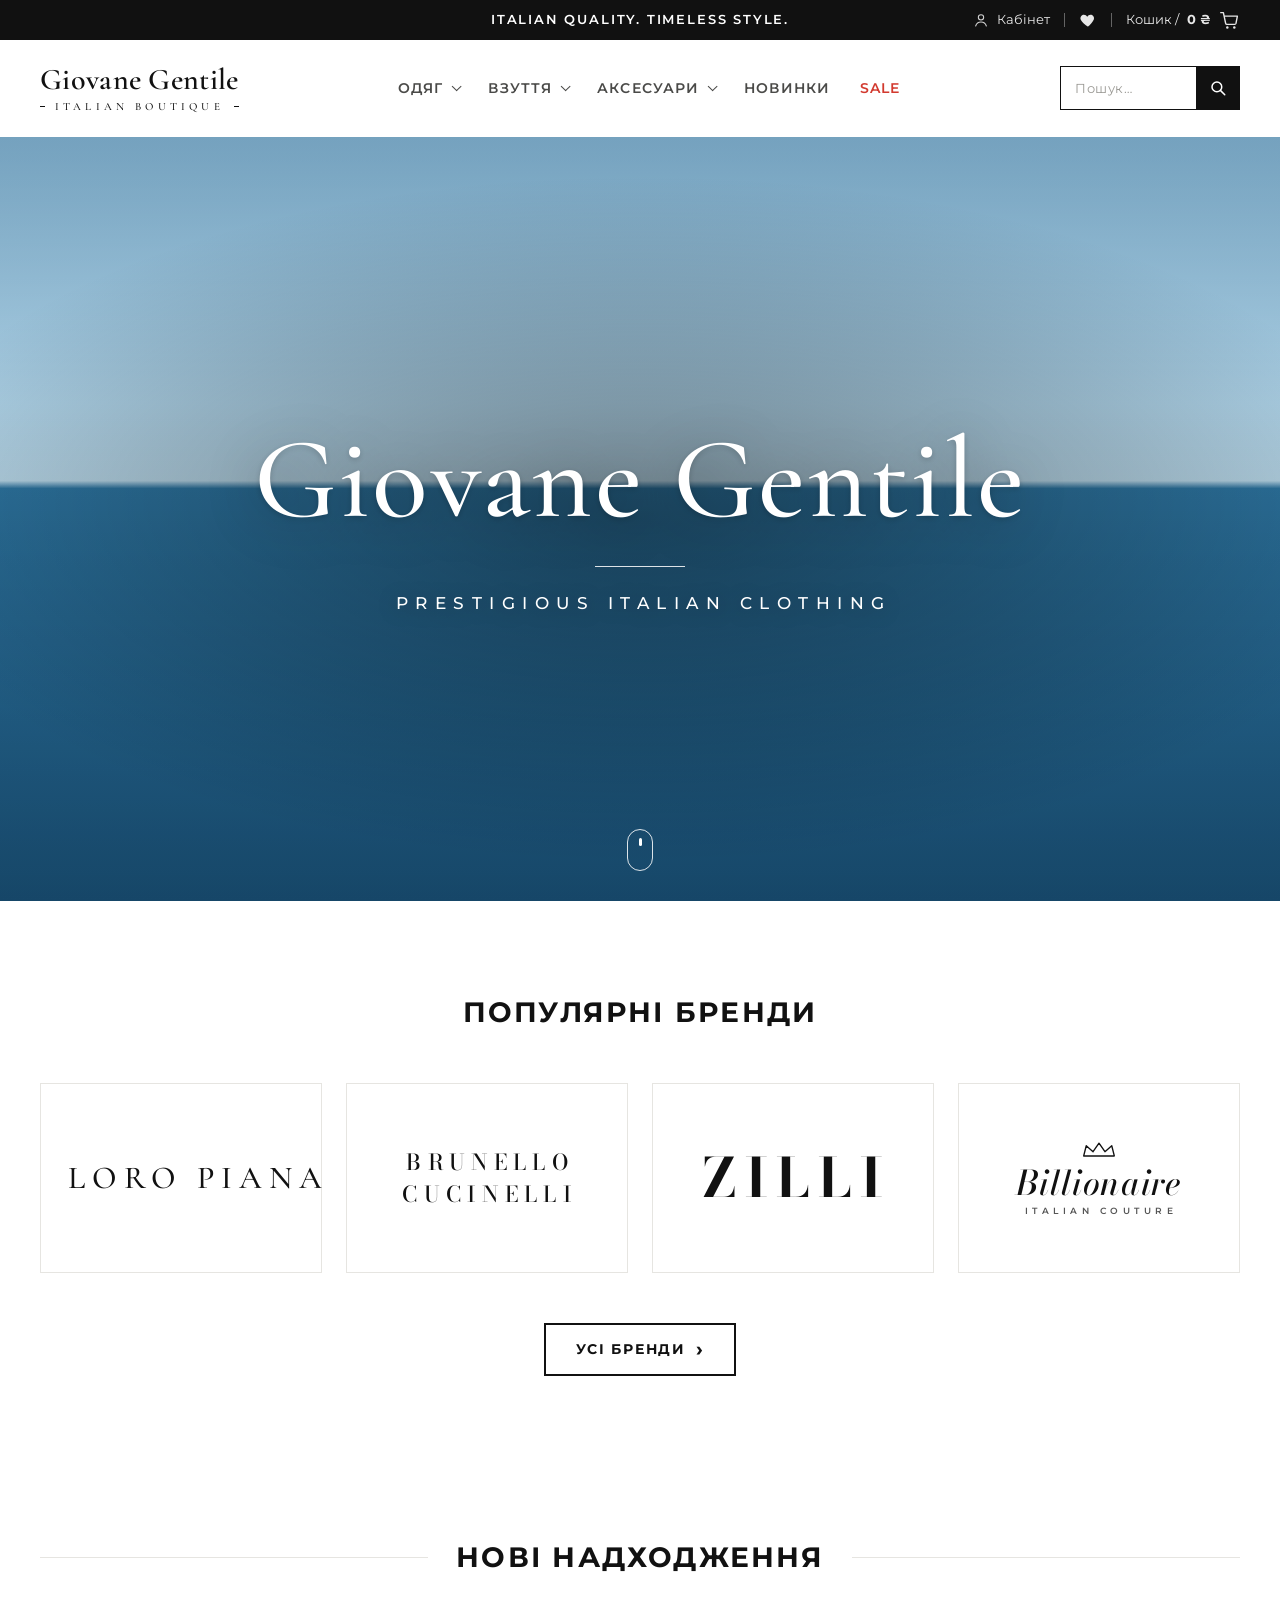
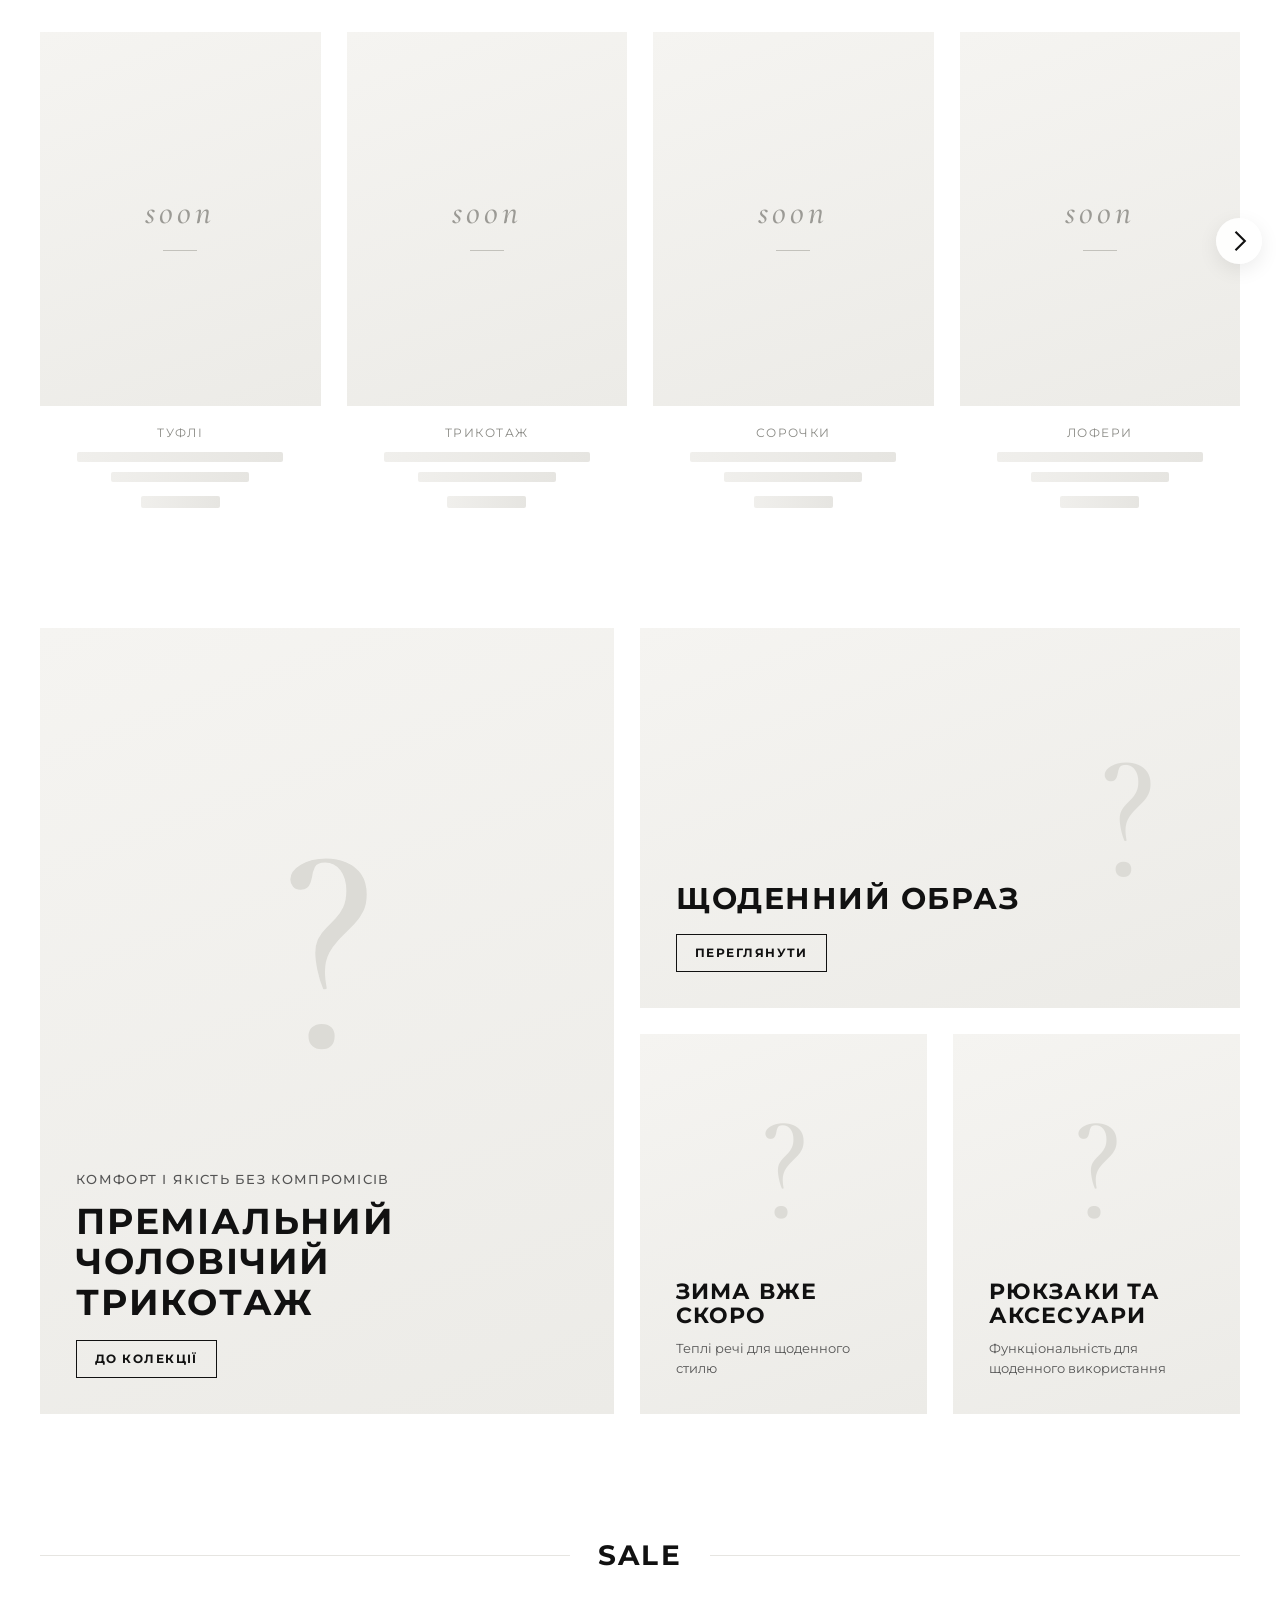
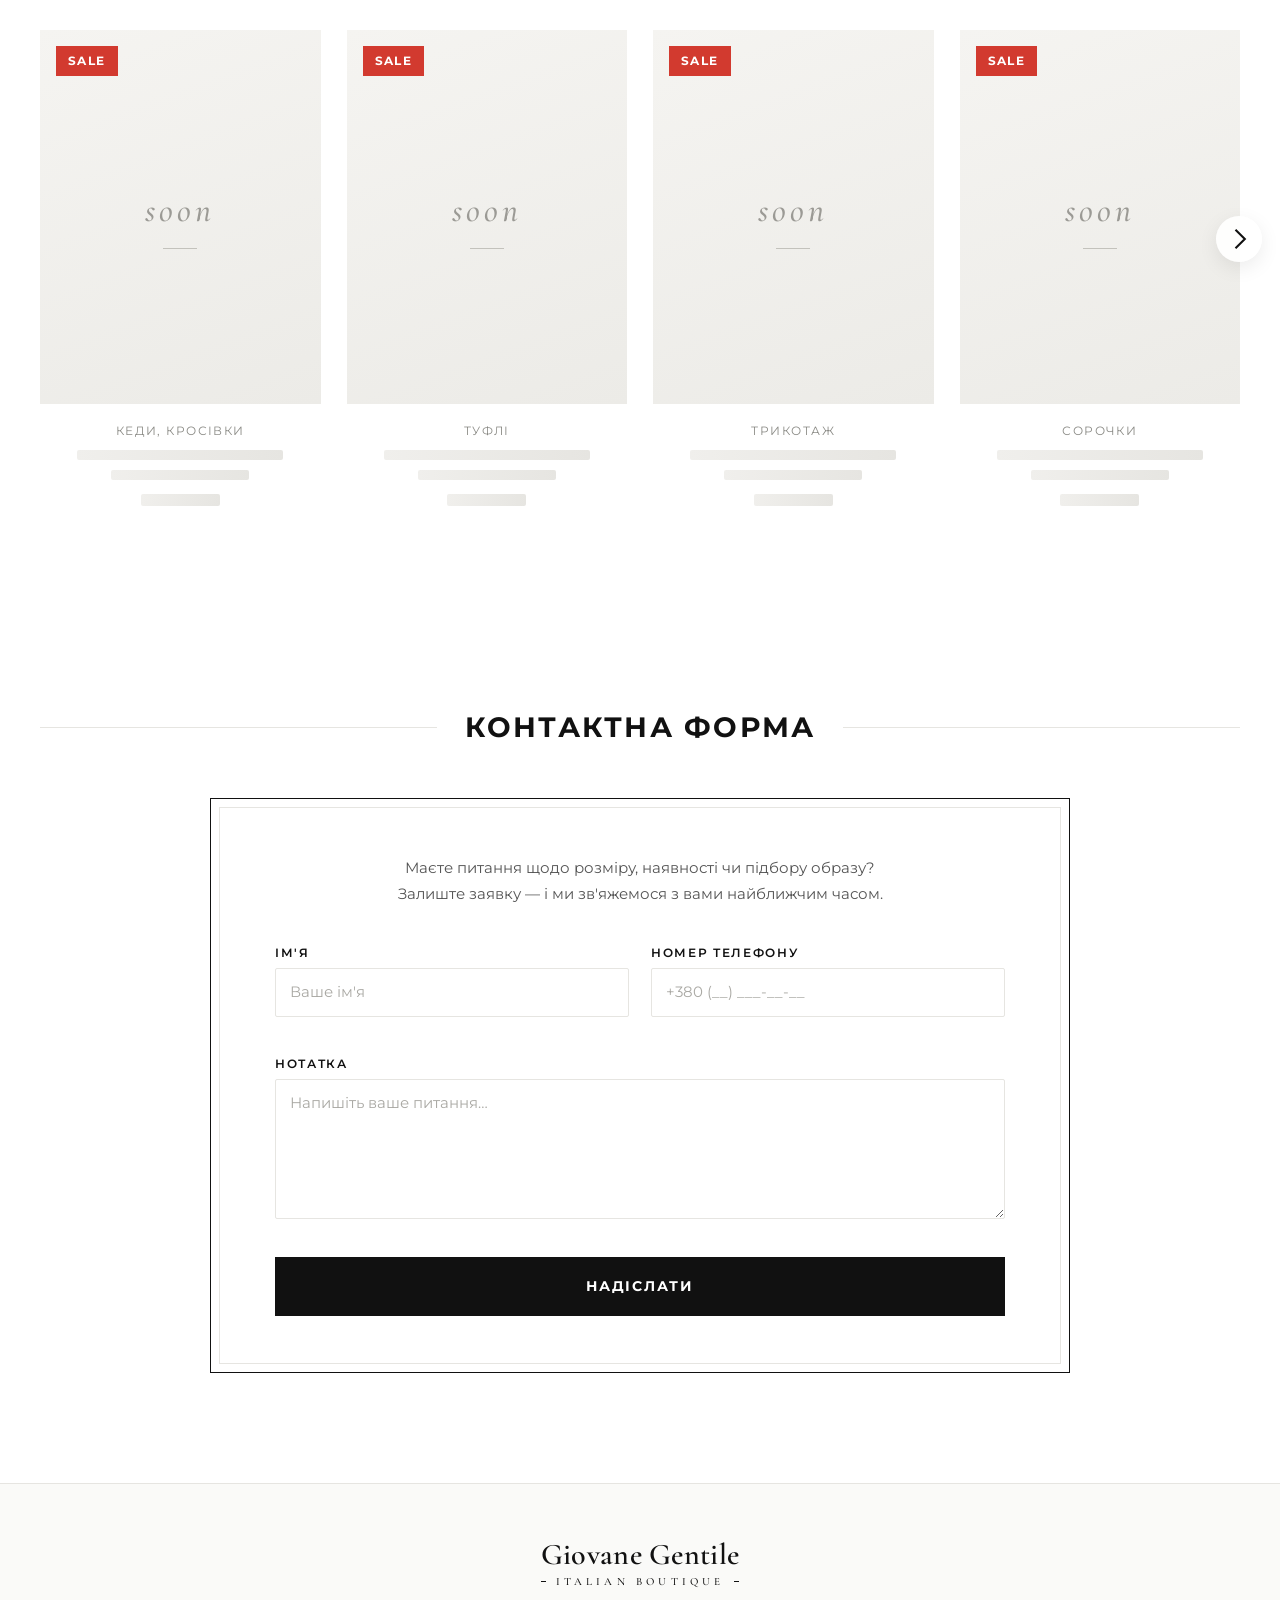
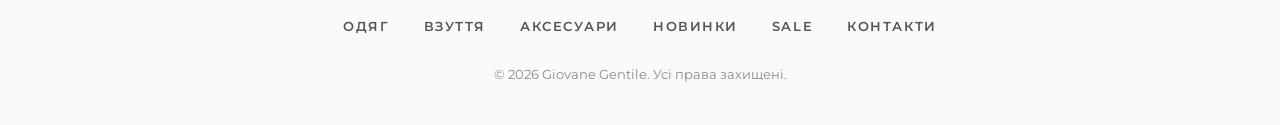
<file: index.html>
<!doctype html>
<html lang="uk">
<head>
  <meta charset="utf-8">
  <meta name="viewport" content="width=device-width, initial-scale=1">
  <title>Giovane Gentile — Prestigious Italian clothing</title>
  <meta name="description" content="Giovane Gentile — бутик преміального італійського чоловічого одягу, взуття та аксесуарів.">

  <link rel="preconnect" href="https://fonts.googleapis.com">
  <link rel="preconnect" href="https://fonts.gstatic.com" crossorigin>
  <link href="https://fonts.googleapis.com/css2?family=Bodoni+Moda:ital,wght@0,500;0,700;1,500&family=Cormorant+Garamond:ital,wght@0,400;0,500;0,600;1,400;1,500&family=Montserrat:wght@400;500;600;700&display=swap" rel="stylesheet">
  <link rel="stylesheet" href="css/styles.css">
  <script>document.documentElement.classList.add('js');</script>
</head>
<body>

  <!-- ========== TOP BAR ========== -->
  <div class="topbar">
    <div class="container topbar__inner">
      <span class="topbar__spacer" aria-hidden="true"></span>
      <p class="topbar__text">Italian Quality. Timeless Style.</p>
      <div class="topbar__actions">
        <a href="account.html" class="topbar__link topbar__account" data-account><svg viewBox="0 0 24 24" width="16" height="16" aria-hidden="true"><circle cx="12" cy="8" r="4" fill="none" stroke="currentColor" stroke-width="1.6"/><path d="M4 21c1.2-4 4.4-6 8-6s6.8 2 8 6" fill="none" stroke="currentColor" stroke-width="1.6" stroke-linecap="round"/></svg> Кабінет</a>
        <span class="topbar__sep" aria-hidden="true"></span>
        <a href="wishlist.html" class="topbar__icon topbar__wish" aria-label="Обране">
          <svg viewBox="0 0 24 24" width="18" height="18" aria-hidden="true"><path d="M12 21s-7.5-4.6-9.6-9.2C1 8.6 3 5 6.6 5c2 0 3.4 1.1 4.4 2.5C12 6.1 13.4 5 15.4 5 19 5 21 8.6 19.6 11.8 17.5 16.4 12 21 12 21z" fill="currentColor"/></svg>
          <span class="topbar__count" data-wish-count hidden>0</span>
        </a>
        <span class="topbar__sep" aria-hidden="true"></span>
        <span class="topbar__cart-wrap">
          <a href="#" class="topbar__link topbar__cart" aria-label="Кошик">
            Кошик / <b data-cart-total>0 ₴</b>
            <span class="topbar__cart-icon"><svg viewBox="0 0 24 24" width="21" height="21" aria-hidden="true"><path d="M2 3h3l2.6 12.2a1.5 1.5 0 0 0 1.5 1.2h8.8a1.5 1.5 0 0 0 1.5-1.1L21 7H6.2" fill="none" stroke="currentColor" stroke-width="1.6" stroke-linecap="round" stroke-linejoin="round"/><circle cx="9.5" cy="20" r="1.4" fill="currentColor"/><circle cx="17.5" cy="20" r="1.4" fill="currentColor"/></svg><span class="topbar__count" data-cart-count hidden>0</span></span>
          </a>
          <div class="mini-cart" data-mini-cart></div>
        </span>
      </div>
    </div>
  </div>

  <!-- ========== HEADER ========== -->
  <header class="header" id="header">
    <div class="container header__inner">
      <button class="burger" id="burger" aria-label="Меню" aria-expanded="false" aria-controls="mobile-nav">
        <span></span><span></span><span></span>
      </button>

      <a href="index.html" class="logo" aria-label="Giovane Gentile — на головну">
        <span class="logo__name">Giovane Gentile</span>
        <span class="logo__sub">Italian Boutique</span>
      </a>

      <nav class="nav" aria-label="Головне меню">
        <ul class="nav__list">
          <li class="nav__item has-drop">
            <a href="catalog.html?cat=odyag" class="nav__link">Одяг <i class="chev" aria-hidden="true"></i></a>
            <ul class="drop">
              <li><a href="catalog.html?cat=odyag&amp;sub=sorochky">Сорочки</a></li>
              <li><a href="catalog.html?cat=odyag&amp;sub=trykotazh">Трикотаж</a></li>
              <li><a href="catalog.html?cat=odyag&amp;sub=pidzhaky">Піджаки та костюми</a></li>
              <li><a href="catalog.html?cat=odyag&amp;sub=shtany">Штани</a></li>
              <li><a href="catalog.html?cat=odyag&amp;sub=verkhniy">Верхній одяг</a></li>
            </ul>
          </li>
          <li class="nav__item has-drop">
            <a href="catalog.html?cat=vzuttya" class="nav__link">Взуття <i class="chev" aria-hidden="true"></i></a>
            <ul class="drop">
              <li><a href="catalog.html?cat=vzuttya&amp;sub=tufli">Туфлі</a></li>
              <li><a href="catalog.html?cat=vzuttya&amp;sub=lofery">Лофери</a></li>
              <li><a href="catalog.html?cat=vzuttya&amp;sub=kedy">Кеди та кросівки</a></li>
              <li><a href="catalog.html?cat=vzuttya&amp;sub=cherevyky">Черевики</a></li>
            </ul>
          </li>
          <li class="nav__item has-drop">
            <a href="catalog.html?cat=aksesuary" class="nav__link">Аксесуари <i class="chev" aria-hidden="true"></i></a>
            <ul class="drop">
              <li><a href="catalog.html?cat=aksesuary&amp;sub=remeni">Ремені</a></li>
              <li><a href="catalog.html?cat=aksesuary&amp;sub=ryukzaky">Рюкзаки та сумки</a></li>
              <li><a href="catalog.html?cat=aksesuary&amp;sub=ubory">Головні убори</a></li>
              <li><a href="catalog.html?cat=aksesuary&amp;sub=sharfy">Шарфи</a></li>
            </ul>
          </li>
          <li class="nav__item"><a href="catalog.html?cat=new" class="nav__link">Новинки</a></li>
          <li class="nav__item"><a href="catalog.html?cat=sale" class="nav__link nav__link--sale">Sale</a></li>
        </ul>
      </nav>

      <form class="search" role="search" onsubmit="return false">
        <input type="search" class="search__input" placeholder="Пошук…" aria-label="Пошук">
        <button class="search__btn" aria-label="Шукати">
          <svg viewBox="0 0 24 24" width="20" height="20" aria-hidden="true"><circle cx="10.5" cy="10.5" r="6.5" fill="none" stroke="currentColor" stroke-width="2"/><path d="M15.5 15.5 21 21" stroke="currentColor" stroke-width="2" stroke-linecap="round"/></svg>
        </button>
      </form>

      <button type="button" class="header__cart" data-cart-toggle aria-label="Кошик">
        <svg viewBox="0 0 24 24" width="21" height="21" aria-hidden="true"><path d="M2 3h3l2.6 12.2a1.5 1.5 0 0 0 1.5 1.2h8.8a1.5 1.5 0 0 0 1.5-1.1L21 7H6.2" fill="none" stroke="currentColor" stroke-width="1.6" stroke-linecap="round" stroke-linejoin="round"/><circle cx="9.5" cy="20" r="1.4" fill="currentColor"/><circle cx="17.5" cy="20" r="1.4" fill="currentColor"/></svg>
        <span class="header__cart-count" data-cart-count hidden>0</span>
      </button>
      <div class="mini-cart mini-cart--mobile" data-mini-cart></div>
    </div>
  </header>

  <!-- Mobile menu -->
  <div class="mobile-nav" id="mobile-nav" aria-hidden="true">
    <div class="mobile-nav__panel">
      <button class="mobile-nav__close" id="mobile-close" aria-label="Закрити меню">&times;</button>
      <span class="logo__name">Giovane Gentile</span>
      <ul>
        <li><a href="catalog.html?cat=odyag">Одяг</a></li>
        <li><a href="catalog.html?cat=vzuttya">Взуття</a></li>
        <li><a href="catalog.html?cat=aksesuary">Аксесуари</a></li>
        <li><a href="catalog.html?cat=new">Новинки</a></li>
        <li><a href="catalog.html?cat=sale" class="nav__link--sale">Sale</a></li>
        <li><a href="account.html" data-account>Кабінет</a></li>
        <li><a href="wishlist.html">Обране</a></li>
        <li><a href="#contact">Контакти</a></li>
      </ul>
    </div>
  </div>

  <main>

    <!-- ========== HERO (VIDEO) ========== -->
    <section class="hero">
      <!-- Щоб замінити відео: покладіть свій файл у assets/video/hero.mp4 і змініть src нижче -->
      <video class="hero__video" autoplay muted loop playsinline preload="auto"
             src="https://videos.pexels.com/video-files/12084856/12084856-hd_1920_1080_60fps.mp4"></video>
      <div class="hero__overlay" aria-hidden="true"></div>
      <div class="hero__content">
        <h1 class="hero__title">Giovane Gentile</h1>
        <span class="hero__line" aria-hidden="true"></span>
        <p class="hero__subtitle">Prestigious Italian clothing</p>
      </div>
      <a href="#brands" class="hero__scroll" aria-label="Гортати вниз"><span></span></a>
    </section>

    <!-- ========== POPULAR BRANDS ========== -->
    <section class="section brands" id="brands">
      <div class="container">
        <h2 class="section-title section-title--plain reveal">Популярні бренди</h2>

        <div class="brands__grid">
          <a href="#" class="brand reveal" aria-label="Loro Piana">
            <span class="brand__logo brand__logo--loro">
              <span class="loro__name">Loro Piana</span>
            </span>
          </a>
          <a href="#" class="brand reveal" aria-label="Brunello Cucinelli">
            <span class="brand__logo brand__logo--brunello">
              <span>Brunello</span>
              <span>Cucinelli</span>
            </span>
          </a>
          <a href="#" class="brand reveal" aria-label="Zilli">
            <span class="brand__logo brand__logo--zilli">ZILLI</span>
          </a>
          <a href="#" class="brand reveal" aria-label="Billionaire">
            <span class="brand__logo brand__logo--billionaire">
              <span class="bil__crown" aria-hidden="true">
                <svg viewBox="0 0 40 18" width="34" height="16"><path d="M2 16 5 4l8 7 7-10 7 10 8-7 3 12z" fill="none" stroke="currentColor" stroke-width="1.6" stroke-linejoin="round"/></svg>
              </span>
              <span class="bil__name">Billionaire</span>
              <span class="bil__sub">Italian Couture</span>
            </span>
          </a>
        </div>

        <div class="center reveal">
          <a href="#" class="btn btn--outline">Усі бренди <span class="btn__arrow" aria-hidden="true">›</span></a>
        </div>
      </div>
    </section>

    <!-- ========== NEW ARRIVALS ========== -->
    <section class="section" id="new">
      <div class="container">
        <h2 class="section-title reveal"><span>Нові надходження</span></h2>

        <div class="carousel reveal" data-carousel="new">
          <button class="carousel__arrow carousel__arrow--prev" aria-label="Попередні">
            <svg viewBox="0 0 24 24" width="28" height="28" aria-hidden="true"><path d="M15 4 7 12l8 8" fill="none" stroke="currentColor" stroke-width="1.8"/></svg>
          </button>
          <div class="carousel__track" tabindex="0" aria-label="Нові надходження"></div>
          <button class="carousel__arrow carousel__arrow--next" aria-label="Наступні">
            <svg viewBox="0 0 24 24" width="28" height="28" aria-hidden="true"><path d="m9 4 8 8-8 8" fill="none" stroke="currentColor" stroke-width="1.8"/></svg>
          </button>
        </div>
      </div>
    </section>

    <!-- ========== PROMO TILES ========== -->
    <section class="section section--tight">
      <div class="container">
        <div class="promo-grid">
          <!-- Щоб додати фото: style="background-image:url(...)" + клас has-image -->
          <a href="catalog.html?cat=odyag&amp;sub=trykotazh" class="promo promo--big reveal">
            <span class="promo__placeholder" aria-hidden="true">?</span>
            <div class="promo__content">
              <p class="promo__eyebrow">Комфорт і якість без компромісів</p>
              <h3 class="promo__title">Преміальний чоловічий трикотаж</h3>
              <span class="btn btn--small">До колекції</span>
            </div>
          </a>

          <a href="catalog.html?cat=odyag" class="promo promo--wide reveal">
            <span class="promo__placeholder" aria-hidden="true">?</span>
            <div class="promo__content">
              <h3 class="promo__title">Щоденний образ</h3>
              <span class="btn btn--small">Переглянути</span>
            </div>
          </a>

          <a href="catalog.html?cat=odyag&amp;sub=verkhniy" class="promo promo--small reveal">
            <span class="promo__placeholder" aria-hidden="true">?</span>
            <div class="promo__content">
              <h3 class="promo__title">Зима вже скоро</h3>
              <p class="promo__text">Теплі речі для щоденного стилю</p>
            </div>
          </a>

          <a href="catalog.html?cat=aksesuary&amp;sub=ryukzaky" class="promo promo--small reveal">
            <span class="promo__placeholder" aria-hidden="true">?</span>
            <div class="promo__content">
              <h3 class="promo__title">Рюкзаки та аксесуари</h3>
              <p class="promo__text">Функціональність для щоденного використання</p>
            </div>
          </a>
        </div>
      </div>
    </section>

    <!-- ========== SALE ========== -->
    <section class="section" id="sale">
      <div class="container">
        <h2 class="section-title reveal"><span>Sale</span></h2>

        <div class="carousel reveal" data-carousel="sale">
          <button class="carousel__arrow carousel__arrow--prev" aria-label="Попередні">
            <svg viewBox="0 0 24 24" width="28" height="28" aria-hidden="true"><path d="M15 4 7 12l8 8" fill="none" stroke="currentColor" stroke-width="1.8"/></svg>
          </button>
          <div class="carousel__track" tabindex="0" aria-label="Sale"></div>
          <button class="carousel__arrow carousel__arrow--next" aria-label="Наступні">
            <svg viewBox="0 0 24 24" width="28" height="28" aria-hidden="true"><path d="m9 4 8 8-8 8" fill="none" stroke="currentColor" stroke-width="1.8"/></svg>
          </button>
        </div>
      </div>
    </section>

    <!-- ========== CONTACT FORM ========== -->
    <section class="section contact" id="contact">
      <div class="container">
        <h2 class="section-title reveal"><span>Контактна форма</span></h2>

        <div class="contact__card reveal">
          <p class="contact__intro">Маєте питання щодо розміру, наявності чи підбору образу?<br>Залиште заявку — і ми зв'яжемося з вами найближчим часом.</p>

          <form class="form" id="contact-form" novalidate>
            <div class="form__row">
              <label class="field">
                <span class="field__label">Ім'я</span>
                <input class="field__input" type="text" name="name" autocomplete="name" placeholder="Ваше ім'я">
                <span class="field__error">Вкажіть, будь ласка, ваше ім'я</span>
              </label>
              <label class="field">
                <span class="field__label">Номер телефону</span>
                <input class="field__input" type="tel" name="phone" autocomplete="tel" inputmode="tel" placeholder="+380 (__) ___-__-__">
                <span class="field__error">Вкажіть коректний номер телефону</span>
              </label>
            </div>
            <label class="field">
              <span class="field__label">Нотатка</span>
              <textarea class="field__input field__input--area" name="note" rows="5" placeholder="Напишіть ваше питання…"></textarea>
              <span class="field__error">Напишіть, будь ласка, ваше питання</span>
            </label>
            <button type="submit" class="btn btn--dark btn--block">Надіслати</button>
          </form>

          <div class="form__success" id="form-success" hidden>
            <span class="form__success-icon" aria-hidden="true">✓</span>
            <h3>Дякуємо!</h3>
            <p>Ми отримали вашу заявку і зв'яжемося з вами найближчим часом.</p>
          </div>
        </div>
      </div>
    </section>

  </main>

  <!-- ========== FOOTER ========== -->
  <footer class="footer">
    <div class="container footer__inner">
      <a href="index.html" class="logo logo--footer">
        <span class="logo__name">Giovane Gentile</span>
        <span class="logo__sub">Italian Boutique</span>
      </a>
      <ul class="footer__nav">
        <li><a href="catalog.html?cat=odyag">Одяг</a></li>
        <li><a href="catalog.html?cat=vzuttya">Взуття</a></li>
        <li><a href="catalog.html?cat=aksesuary">Аксесуари</a></li>
        <li><a href="catalog.html?cat=new">Новинки</a></li>
        <li><a href="catalog.html?cat=sale">Sale</a></li>
        <li><a href="#contact">Контакти</a></li>
      </ul>
      <p class="footer__copy">© 2026 Giovane Gentile. Усі права захищені.</p>
    </div>
  </footer>

  <script src="js/supabase.js"></script>
  <script src="js/main.js"></script>
  <script src="js/auth.js"></script>
  <script src="js/cart.js"></script>
</body>
</html>
</file>
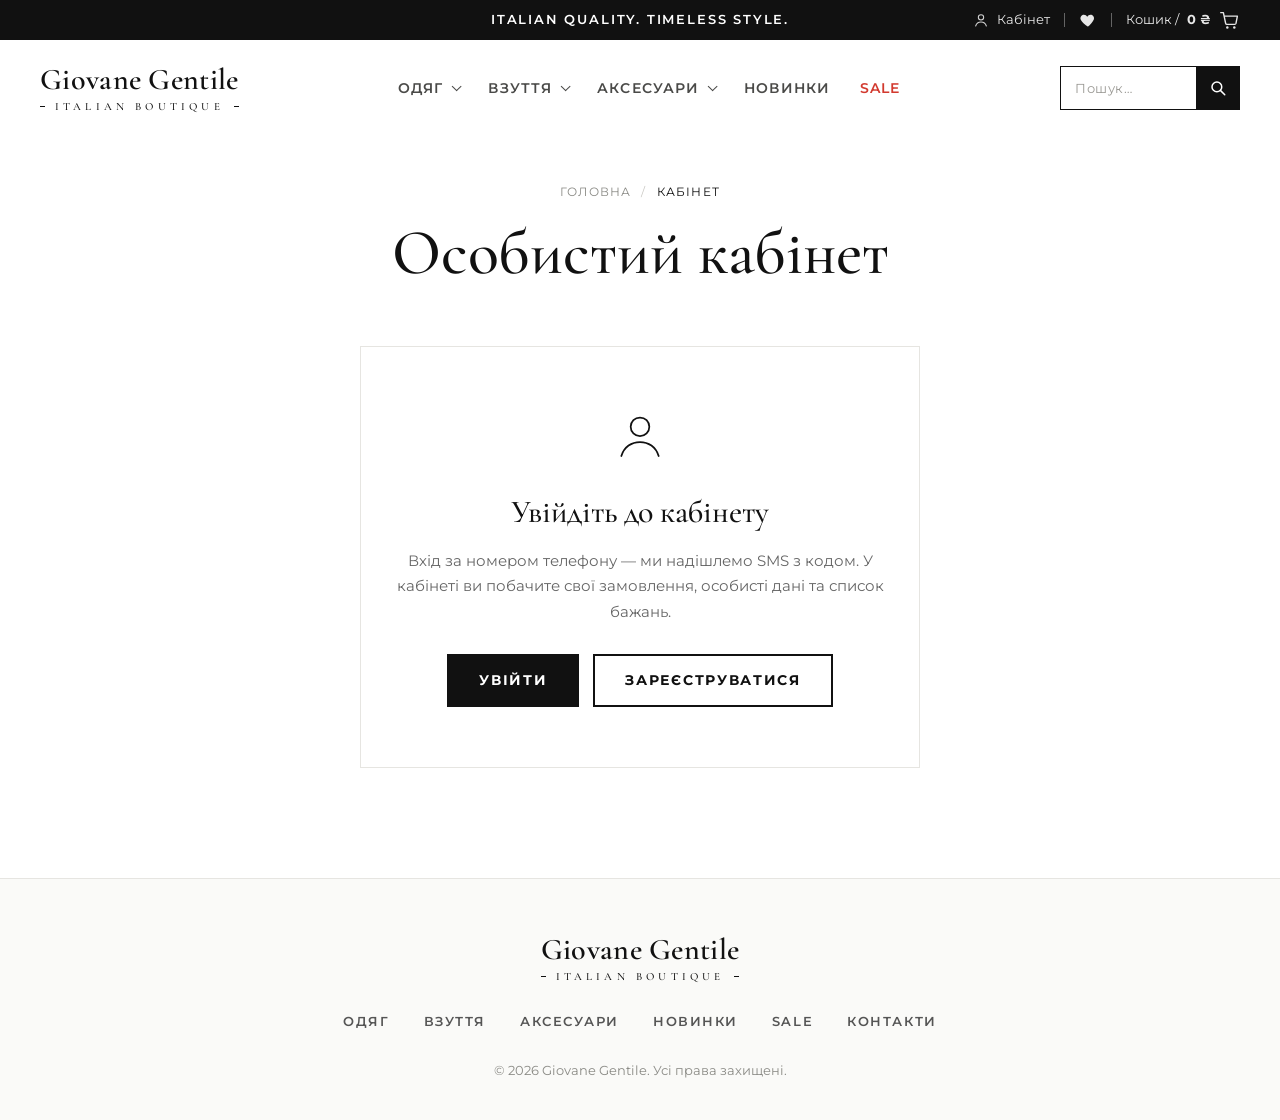
<file: account.html>
<!doctype html>
<html lang="uk">
<head>
  <meta charset="utf-8">
  <meta name="viewport" content="width=device-width, initial-scale=1">
  <title>Кабінет — Giovane Gentile</title>
  <meta name="description" content="Giovane Gentile — бутик преміального італійського чоловічого одягу, взуття та аксесуарів.">

  <link rel="preconnect" href="https://fonts.googleapis.com">
  <link rel="preconnect" href="https://fonts.gstatic.com" crossorigin>
  <link href="https://fonts.googleapis.com/css2?family=Bodoni+Moda:ital,wght@0,500;0,700;1,500&family=Cormorant+Garamond:ital,wght@0,400;0,500;0,600;1,400;1,500&family=Montserrat:wght@400;500;600;700&display=swap" rel="stylesheet">
  <link rel="stylesheet" href="css/styles.css">
  <script>document.documentElement.classList.add('js');</script>
</head>
<body>

  <!-- ========== TOP BAR ========== -->
  <div class="topbar">
    <div class="container topbar__inner">
      <span class="topbar__spacer" aria-hidden="true"></span>
      <p class="topbar__text">Italian Quality. Timeless Style.</p>
      <div class="topbar__actions">
        <a href="account.html" class="topbar__link topbar__account" data-account><svg viewBox="0 0 24 24" width="16" height="16" aria-hidden="true"><circle cx="12" cy="8" r="4" fill="none" stroke="currentColor" stroke-width="1.6"/><path d="M4 21c1.2-4 4.4-6 8-6s6.8 2 8 6" fill="none" stroke="currentColor" stroke-width="1.6" stroke-linecap="round"/></svg> Кабінет</a>
        <span class="topbar__sep" aria-hidden="true"></span>
        <a href="wishlist.html" class="topbar__icon topbar__wish" aria-label="Обране">
          <svg viewBox="0 0 24 24" width="18" height="18" aria-hidden="true"><path d="M12 21s-7.5-4.6-9.6-9.2C1 8.6 3 5 6.6 5c2 0 3.4 1.1 4.4 2.5C12 6.1 13.4 5 15.4 5 19 5 21 8.6 19.6 11.8 17.5 16.4 12 21 12 21z" fill="currentColor"/></svg>
          <span class="topbar__count" data-wish-count hidden>0</span>
        </a>
        <span class="topbar__sep" aria-hidden="true"></span>
        <span class="topbar__cart-wrap">
          <a href="#" class="topbar__link topbar__cart" aria-label="Кошик">
            Кошик / <b data-cart-total>0 ₴</b>
            <span class="topbar__cart-icon"><svg viewBox="0 0 24 24" width="21" height="21" aria-hidden="true"><path d="M2 3h3l2.6 12.2a1.5 1.5 0 0 0 1.5 1.2h8.8a1.5 1.5 0 0 0 1.5-1.1L21 7H6.2" fill="none" stroke="currentColor" stroke-width="1.6" stroke-linecap="round" stroke-linejoin="round"/><circle cx="9.5" cy="20" r="1.4" fill="currentColor"/><circle cx="17.5" cy="20" r="1.4" fill="currentColor"/></svg><span class="topbar__count" data-cart-count hidden>0</span></span>
          </a>
          <div class="mini-cart" data-mini-cart></div>
        </span>
      </div>
    </div>
  </div>

  <!-- ========== HEADER ========== -->
  <header class="header" id="header">
    <div class="container header__inner">
      <button class="burger" id="burger" aria-label="Меню" aria-expanded="false" aria-controls="mobile-nav">
        <span></span><span></span><span></span>
      </button>

      <a href="index.html" class="logo" aria-label="Giovane Gentile — на головну">
        <span class="logo__name">Giovane Gentile</span>
        <span class="logo__sub">Italian Boutique</span>
      </a>

      <nav class="nav" aria-label="Головне меню">
        <ul class="nav__list">
          <li class="nav__item has-drop">
            <a href="catalog.html?cat=odyag" class="nav__link">Одяг <i class="chev" aria-hidden="true"></i></a>
            <ul class="drop">
              <li><a href="catalog.html?cat=odyag&amp;sub=sorochky">Сорочки</a></li>
              <li><a href="catalog.html?cat=odyag&amp;sub=trykotazh">Трикотаж</a></li>
              <li><a href="catalog.html?cat=odyag&amp;sub=pidzhaky">Піджаки та костюми</a></li>
              <li><a href="catalog.html?cat=odyag&amp;sub=shtany">Штани</a></li>
              <li><a href="catalog.html?cat=odyag&amp;sub=verkhniy">Верхній одяг</a></li>
            </ul>
          </li>
          <li class="nav__item has-drop">
            <a href="catalog.html?cat=vzuttya" class="nav__link">Взуття <i class="chev" aria-hidden="true"></i></a>
            <ul class="drop">
              <li><a href="catalog.html?cat=vzuttya&amp;sub=tufli">Туфлі</a></li>
              <li><a href="catalog.html?cat=vzuttya&amp;sub=lofery">Лофери</a></li>
              <li><a href="catalog.html?cat=vzuttya&amp;sub=kedy">Кеди та кросівки</a></li>
              <li><a href="catalog.html?cat=vzuttya&amp;sub=cherevyky">Черевики</a></li>
            </ul>
          </li>
          <li class="nav__item has-drop">
            <a href="catalog.html?cat=aksesuary" class="nav__link">Аксесуари <i class="chev" aria-hidden="true"></i></a>
            <ul class="drop">
              <li><a href="catalog.html?cat=aksesuary&amp;sub=remeni">Ремені</a></li>
              <li><a href="catalog.html?cat=aksesuary&amp;sub=ryukzaky">Рюкзаки та сумки</a></li>
              <li><a href="catalog.html?cat=aksesuary&amp;sub=ubory">Головні убори</a></li>
              <li><a href="catalog.html?cat=aksesuary&amp;sub=sharfy">Шарфи</a></li>
            </ul>
          </li>
          <li class="nav__item"><a href="catalog.html?cat=new" class="nav__link">Новинки</a></li>
          <li class="nav__item"><a href="catalog.html?cat=sale" class="nav__link nav__link--sale">Sale</a></li>
        </ul>
      </nav>

      <form class="search" role="search" onsubmit="return false">
        <input type="search" class="search__input" placeholder="Пошук…" aria-label="Пошук">
        <button class="search__btn" aria-label="Шукати">
          <svg viewBox="0 0 24 24" width="20" height="20" aria-hidden="true"><circle cx="10.5" cy="10.5" r="6.5" fill="none" stroke="currentColor" stroke-width="2"/><path d="M15.5 15.5 21 21" stroke="currentColor" stroke-width="2" stroke-linecap="round"/></svg>
        </button>
      </form>

      <button type="button" class="header__cart" data-cart-toggle aria-label="Кошик">
        <svg viewBox="0 0 24 24" width="21" height="21" aria-hidden="true"><path d="M2 3h3l2.6 12.2a1.5 1.5 0 0 0 1.5 1.2h8.8a1.5 1.5 0 0 0 1.5-1.1L21 7H6.2" fill="none" stroke="currentColor" stroke-width="1.6" stroke-linecap="round" stroke-linejoin="round"/><circle cx="9.5" cy="20" r="1.4" fill="currentColor"/><circle cx="17.5" cy="20" r="1.4" fill="currentColor"/></svg>
        <span class="header__cart-count" data-cart-count hidden>0</span>
      </button>
      <div class="mini-cart mini-cart--mobile" data-mini-cart></div>
    </div>
  </header>

  <!-- Mobile menu -->
  <div class="mobile-nav" id="mobile-nav" aria-hidden="true">
    <div class="mobile-nav__panel">
      <button class="mobile-nav__close" id="mobile-close" aria-label="Закрити меню">&times;</button>
      <span class="logo__name">Giovane Gentile</span>
      <ul>
        <li><a href="catalog.html?cat=odyag">Одяг</a></li>
        <li><a href="catalog.html?cat=vzuttya">Взуття</a></li>
        <li><a href="catalog.html?cat=aksesuary">Аксесуари</a></li>
        <li><a href="catalog.html?cat=new">Новинки</a></li>
        <li><a href="catalog.html?cat=sale" class="nav__link--sale">Sale</a></li>
        <li><a href="account.html" data-account>Кабінет</a></li>
        <li><a href="wishlist.html">Обране</a></li>
        <li><a href="index.html#contact">Контакти</a></li>
      </ul>
    </div>
  </div>

  <main class="account-page">

    <!-- ========== ACCOUNT HEADING ========== -->
    <section class="catalog-head">
      <div class="container">
        <nav class="breadcrumbs" aria-label="Навігація">
          <a href="index.html">Головна</a><i aria-hidden="true">/</i><span>Кабінет</span>
        </nav>
        <h1 class="catalog-head__title">Особистий кабінет</h1>
        <p class="wishlist-sub" id="account-greeting"></p>
      </div>
    </section>

    <!-- ========== GUEST (не авторизований) ========== -->
    <section class="account-guest" id="account-guest" hidden>
      <div class="container">
        <div class="wish-empty">
          <span class="wish-empty__icon"><svg viewBox="0 0 48 48" width="56" height="56" aria-hidden="true"><circle cx="24" cy="17" r="8" fill="none" stroke="currentColor" stroke-width="1.5"/><path d="M8 42c2.4-8 8.8-12 16-12s13.6 4 16 12" fill="none" stroke="currentColor" stroke-width="1.5" stroke-linecap="round"/></svg></span>
          <h2>Увійдіть до кабінету</h2>
          <p>Вхід за номером телефону — ми надішлемо SMS з кодом. У кабінеті ви побачите свої замовлення, особисті дані та список бажань.</p>
          <div class="wish-empty__actions">
            <button type="button" class="btn btn--dark" data-open-auth="login">Увійти</button>
            <button type="button" class="btn btn--outline" data-open-auth="register">Зареєструватися</button>
          </div>
        </div>
      </div>
    </section>

    <!-- ========== ACCOUNT ========== -->
    <section class="account" id="account" hidden>
      <div class="container account__layout">

        <aside class="account-nav">
          <div class="account-user">
            <span class="account-user__avatar" id="account-avatar"></span>
            <div>
              <p class="account-user__name" id="account-name"></p>
              <p class="account-user__phone" id="account-phone"></p>
            </div>
          </div>
          <nav class="account-nav__list" aria-label="Розділи кабінету">
            <a href="#profile" data-tab="profile"><svg viewBox="0 0 24 24" width="18" height="18" aria-hidden="true"><circle cx="12" cy="8" r="4" fill="none" stroke="currentColor" stroke-width="1.6"/><path d="M4 21c1.2-4 4.4-6 8-6s6.8 2 8 6" fill="none" stroke="currentColor" stroke-width="1.6" stroke-linecap="round"/></svg><span>Особисті дані</span></a>
            <a href="#orders" data-tab="orders"><svg viewBox="0 0 24 24" width="18" height="18" aria-hidden="true"><path d="M3 7.5 12 3l9 4.5v9L12 21l-9-4.5v-9z M3 7.5 12 12l9-4.5M12 12v9" fill="none" stroke="currentColor" stroke-width="1.6" stroke-linejoin="round"/></svg><span>Замовлення</span><em id="orders-count"></em></a>
            <a href="#wishlist" data-tab="wishlist"><svg viewBox="0 0 24 24" width="18" height="18" aria-hidden="true"><path d="M12 20s-7-4.3-9-8.6C1.7 8.4 3.6 5 7 5c1.9 0 3.2 1 5 2.8C13.8 6 15.1 5 17 5c3.4 0 5.3 3.4 4 6.4C19 15.7 12 20 12 20z" fill="none" stroke="currentColor" stroke-width="1.6"/></svg><span>Список бажань</span><em data-wish-count hidden></em></a>
            <button type="button" class="account-nav__logout" data-logout><svg viewBox="0 0 24 24" width="18" height="18" aria-hidden="true"><path d="M15 4h4v16h-4M10 8l-4 4 4 4M6 12h10" fill="none" stroke="currentColor" stroke-width="1.6" stroke-linecap="round" stroke-linejoin="round"/></svg><span>Вийти з акаунта</span></button>
          </nav>
        </aside>

        <div class="account-content">

          <!-- 1. Особисті дані -->
          <section class="account-panel" data-panel="profile">
            <header class="account-panel__head">
              <h2>Особисті дані</h2>
              <p>Ці дані використовуються для оформлення доставки Новою Поштою.</p>
            </header>
            <form class="form account-form" id="profile-form" novalidate>
              <label class="field">
                <span class="field__label">ПІБ</span>
                <input class="field__input" type="text" name="name" autocomplete="name" placeholder="Прізвище Ім'я По батькові">
                <span class="field__error">Вкажіть прізвище та ім'я</span>
              </label>
              <label class="field">
                <span class="field__label">Номер телефону</span>
                <span class="field__wrap">
                  <input class="field__input" type="tel" name="phone" readonly>
                  <span class="field__badge">✓ Підтверджено</span>
                </span>
              </label>
              <div class="form__row">
                <label class="field">
                  <span class="field__label">Місто</span>
                  <input class="field__input" type="text" name="city" list="cities" autocomplete="address-level2" placeholder="Почніть вводити назву">
                  <span class="field__error">Вкажіть місто</span>
                </label>
                <label class="field">
                  <span class="field__label">Відділення Нової Пошти</span>
                  <input class="field__input" type="text" name="branch" list="branches" placeholder="Спочатку оберіть місто">
                  <span class="field__error">Вкажіть відділення</span>
                </label>
              </div>
              <datalist id="cities"></datalist>
              <datalist id="branches"></datalist>
              <div class="account-form__actions">
                <button type="submit" class="btn btn--dark">Зберегти зміни</button>
                <span class="account-form__saved" id="profile-saved" hidden>✓ Збережено</span>
              </div>
            </form>
          </section>

          <!-- 2. Замовлення -->
          <section class="account-panel" data-panel="orders" hidden>
            <header class="account-panel__head">
              <h2>Мої замовлення</h2>
              <p>Оплата онлайн або при отриманні — у відділенні можна оглянути товар і відмовитися від нього.</p>
            </header>
            <div id="orders-root"></div>
          </section>

          <!-- 3. Список бажань (рендериться js/wishlist.js) -->
          <section class="account-panel" data-panel="wishlist" hidden>
            <header class="account-panel__head">
              <h2>Список бажань</h2>
              <p class="wishlist-sub wishlist-sub--panel" id="wishlist-sub"></p>
            </header>
            <div id="wishlist-root"></div>
          </section>

        </div>
      </div>
    </section>

  </main>

  <!-- ========== FOOTER ========== -->
  <footer class="footer">
    <div class="container footer__inner">
      <a href="index.html" class="logo logo--footer">
        <span class="logo__name">Giovane Gentile</span>
        <span class="logo__sub">Italian Boutique</span>
      </a>
      <ul class="footer__nav">
        <li><a href="catalog.html?cat=odyag">Одяг</a></li>
        <li><a href="catalog.html?cat=vzuttya">Взуття</a></li>
        <li><a href="catalog.html?cat=aksesuary">Аксесуари</a></li>
        <li><a href="catalog.html?cat=new">Новинки</a></li>
        <li><a href="catalog.html?cat=sale">Sale</a></li>
        <li><a href="index.html#contact">Контакти</a></li>
      </ul>
      <p class="footer__copy">© 2026 Giovane Gentile. Усі права захищені.</p>
    </div>
  </footer>

  <script src="js/supabase.js"></script>
  <script src="js/main.js"></script>
  <script src="js/auth.js"></script>
  <script src="js/cart.js"></script>
  <script src="js/wishlist.js"></script>
  <script src="js/account.js"></script>
</body>
</html>
</file>
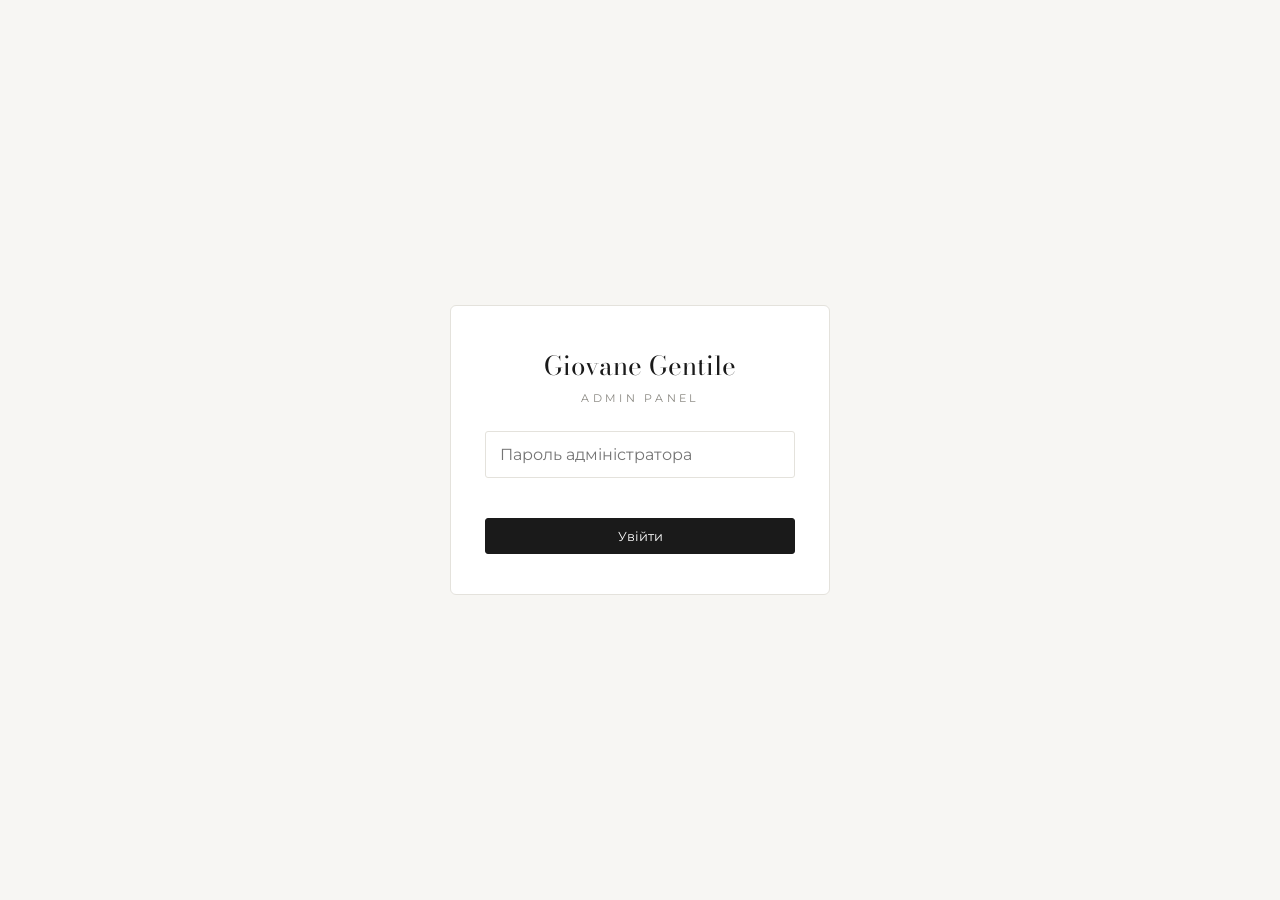
<file: admin.html>
<!doctype html>
<html lang="uk">
<head>
  <meta charset="utf-8">
  <meta name="viewport" content="width=device-width, initial-scale=1">
  <meta name="robots" content="noindex">
  <title>Адмін-панель — Giovane Gentile</title>
  <link rel="preconnect" href="https://fonts.googleapis.com">
  <link href="https://fonts.googleapis.com/css2?family=Bodoni+Moda:wght@500;700&family=Montserrat:wght@400;500;600;700&display=swap" rel="stylesheet">
  <style>
    :root { --line:#e4e2dc; --ink:#1a1a1a; --muted:#8a8882; --accent:#1a1a1a; --ok:#1a7f37; --bg:#f7f6f3; }
    * { box-sizing: border-box; }
    body { margin:0; font-family:'Montserrat',system-ui,sans-serif; color:var(--ink); background:var(--bg); }
    a { color:inherit; }
    .wrap { max-width:1180px; margin:0 auto; padding:0 24px; }

    /* Login */
    .login { min-height:100vh; display:grid; place-items:center; padding:24px; }
    .login__box { background:#fff; border:1px solid var(--line); border-radius:6px; padding:40px 34px; width:100%; max-width:380px; text-align:center; }
    .login__logo { font-family:'Bodoni Moda',serif; font-size:26px; margin-bottom:6px; }
    .login__sub { font-size:11px; letter-spacing:.3em; text-transform:uppercase; color:var(--muted); margin-bottom:26px; }
    .login input { width:100%; padding:13px 14px; border:1px solid var(--line); border-radius:3px; font:inherit; margin-bottom:14px; }
    .login__err { color:#b00020; font-size:13px; min-height:18px; margin-bottom:8px; }

    header.top { background:#fff; border-bottom:1px solid var(--line); position:sticky; top:0; z-index:10; }
    .top__row { display:flex; align-items:center; justify-content:space-between; height:62px; }
    .top__logo { font-family:'Bodoni Moda',serif; font-size:20px; text-decoration:none; }
    .top__logo small { font-family:'Montserrat'; font-size:10px; letter-spacing:.2em; text-transform:uppercase; color:var(--muted); display:block; }
    .top__right { display:flex; gap:10px; align-items:center; }
    .tabs { display:flex; gap:6px; }
    .tab { padding:8px 16px; border:1px solid var(--line); background:#fff; border-radius:3px; cursor:pointer; font:inherit; font-size:13px; }
    .tab.active { background:var(--ink); color:#fff; border-color:var(--ink); }

    .btn { padding:9px 16px; border:1px solid var(--ink); background:var(--ink); color:#fff; border-radius:3px; cursor:pointer; font:inherit; font-size:13px; }
    .btn--ghost { background:#fff; color:var(--ink); }
    .btn--danger { background:#fff; color:#b00020; border-color:#e0bdbd; }
    .btn--sm { padding:6px 11px; font-size:12px; }

    main { padding:26px 0 80px; }
    .bar { display:flex; align-items:center; justify-content:space-between; margin-bottom:16px; gap:12px; flex-wrap:wrap; }
    .bar h1 { font-family:'Bodoni Moda',serif; font-weight:500; font-size:26px; margin:0; }
    .search { padding:9px 12px; border:1px solid var(--line); border-radius:3px; font:inherit; min-width:220px; }
    .stat { font-size:13px; color:var(--muted); }

    table { width:100%; border-collapse:collapse; background:#fff; border:1px solid var(--line); border-radius:6px; overflow:hidden; font-size:13px; }
    th, td { text-align:left; padding:10px 12px; border-bottom:1px solid var(--line); vertical-align:middle; }
    th { background:#faf9f6; font-size:11px; letter-spacing:.08em; text-transform:uppercase; color:var(--muted); }
    tr:last-child td { border-bottom:none; }
    .thumb { width:40px; height:52px; object-fit:cover; border-radius:2px; background:#eee; }
    .pill { display:inline-block; padding:2px 9px; border-radius:20px; font-size:11px; }
    .pill--new { background:#eef6ff; color:#1b6ec2; }
    .pill--sale { background:#fdeeee; color:#c23030; }
    .pill--paid { background:#e8f6ec; color:var(--ok); }
    .pill--pending { background:#fff6e6; color:#b9770b; }
    select.status { padding:5px 8px; border:1px solid var(--line); border-radius:3px; font:inherit; font-size:12px; }

    /* Modal */
    .modal { position:fixed; inset:0; background:rgba(20,18,16,.5); display:grid; place-items:center; padding:20px; z-index:50; }
    .modal__box { background:#fff; border-radius:6px; width:100%; max-width:620px; max-height:90vh; overflow:auto; padding:26px 28px; }
    .modal__box h2 { font-family:'Bodoni Moda',serif; font-weight:500; margin:0 0 18px; }
    .grid2 { display:grid; grid-template-columns:1fr 1fr; gap:12px; }
    .f { display:flex; flex-direction:column; gap:5px; margin-bottom:12px; }
    .f label { font-size:12px; color:#555; }
    .f input, .f textarea, .f select { padding:9px 11px; border:1px solid var(--line); border-radius:3px; font:inherit; font-size:14px; }
    .f--full { grid-column:1 / -1; }
    .modal__actions { display:flex; justify-content:space-between; gap:10px; margin-top:12px; }
    [hidden] { display:none !important; }
    .muted { color:var(--muted); }
    @media (max-width:640px){ .grid2{ grid-template-columns:1fr; } .hide-sm{ display:none; } }
  </style>
</head>
<body>

  <!-- LOGIN -->
  <section class="login" id="login">
    <div class="login__box">
      <div class="login__logo">Giovane Gentile</div>
      <div class="login__sub">Admin panel</div>
      <form id="login-form">
        <input type="password" id="login-pass" placeholder="Пароль адміністратора" autocomplete="current-password" required>
        <div class="login__err" id="login-err"></div>
        <button class="btn" style="width:100%" type="submit">Увійти</button>
      </form>
    </div>
  </section>

  <!-- APP -->
  <div id="app" hidden>
    <header class="top">
      <div class="wrap top__row">
        <a href="index.html" class="top__logo">Giovane Gentile<small>адмін-панель</small></a>
        <div class="top__right">
          <div class="tabs">
            <button class="tab active" data-tab="products">Товари</button>
            <button class="tab" data-tab="orders">Замовлення</button>
          </div>
          <button class="btn btn--ghost btn--sm" id="logout">Вийти</button>
        </div>
      </div>
    </header>

    <main class="wrap">
      <!-- PRODUCTS -->
      <section id="view-products">
        <div class="bar">
          <h1>Товари</h1>
          <div style="display:flex; gap:10px; align-items:center;">
            <input class="search" id="prod-search" placeholder="Пошук за назвою, брендом, SKU…">
            <button class="btn" id="add-product">+ Додати товар</button>
          </div>
        </div>
        <p class="stat" id="prod-stat">Завантаження…</p>
        <table>
          <thead><tr>
            <th></th><th>Назва</th><th class="hide-sm">Категорія</th><th>Ціна</th>
            <th class="hide-sm">Прапорці</th><th></th>
          </tr></thead>
          <tbody id="prod-rows"></tbody>
        </table>
      </section>

      <!-- ORDERS -->
      <section id="view-orders" hidden>
        <div class="bar">
          <h1>Замовлення</h1>
          <button class="btn btn--ghost btn--sm" id="orders-refresh">Оновити</button>
        </div>
        <p class="stat" id="orders-stat">Завантаження…</p>
        <table>
          <thead><tr>
            <th>№ / дата</th><th>Клієнт</th><th class="hide-sm">Товари</th><th>Сума</th><th>Статус</th>
          </tr></thead>
          <tbody id="order-rows"></tbody>
        </table>
      </section>
    </main>
  </div>

  <!-- PRODUCT MODAL -->
  <div class="modal" id="prod-modal" hidden>
    <div class="modal__box">
      <h2 id="pm-title">Товар</h2>
      <form id="pm-form">
        <div class="grid2">
          <div class="f"><label>ID (напр. odyag-sorochky-9)</label><input id="pm-id" required></div>
          <div class="f"><label>Назва</label><input id="pm-name" required></div>
          <div class="f"><label>Бренд</label><input id="pm-brand"></div>
          <div class="f"><label>SKU</label><input id="pm-sku"></div>
          <div class="f"><label>Розділ</label>
            <select id="pm-catkey">
              <option value="odyag">Одяг</option><option value="vzuttya">Взуття</option><option value="aksesuary">Аксесуари</option>
            </select>
          </div>
          <div class="f"><label>Підрозділ (ключ, напр. sorochky)</label><input id="pm-subkey"></div>
          <div class="f"><label>Категорія (підпис, напр. Сорочки)</label><input id="pm-category"></div>
          <div class="f"><label>Матеріал</label><input id="pm-material"></div>
          <div class="f"><label>Колір</label><input id="pm-color"></div>
          <div class="f"><label>Ціна, ₴</label><input id="pm-price" type="number" required></div>
          <div class="f"><label>Стара ціна, ₴ (для Sale)</label><input id="pm-oldprice" type="number"></div>
          <div class="f"><label>Сортування</label><input id="pm-sort" type="number" value="0"></div>
          <div class="f f--full"><label>Опис (короткий)</label><textarea id="pm-desc" rows="2"></textarea></div>
          <div class="f f--full"><label>Фото (URL через кому)</label><textarea id="pm-images" rows="2" placeholder="https://… , https://…"></textarea></div>
          <div class="f"><label><input type="checkbox" id="pm-new"> Новинка</label></div>
          <div class="f"><label><input type="checkbox" id="pm-sale"> Sale</label></div>
          <div class="f"><label><input type="checkbox" id="pm-active" checked> Активний (показувати)</label></div>
        </div>
        <div class="login__err" id="pm-err"></div>
        <div class="modal__actions">
          <button type="button" class="btn btn--ghost" id="pm-cancel">Скасувати</button>
          <button type="submit" class="btn" id="pm-save">Зберегти</button>
        </div>
      </form>
    </div>
  </div>

  <script src="js/supabase.js"></script>
  <script src="js/admin.js"></script>
</body>
</html>
</file>
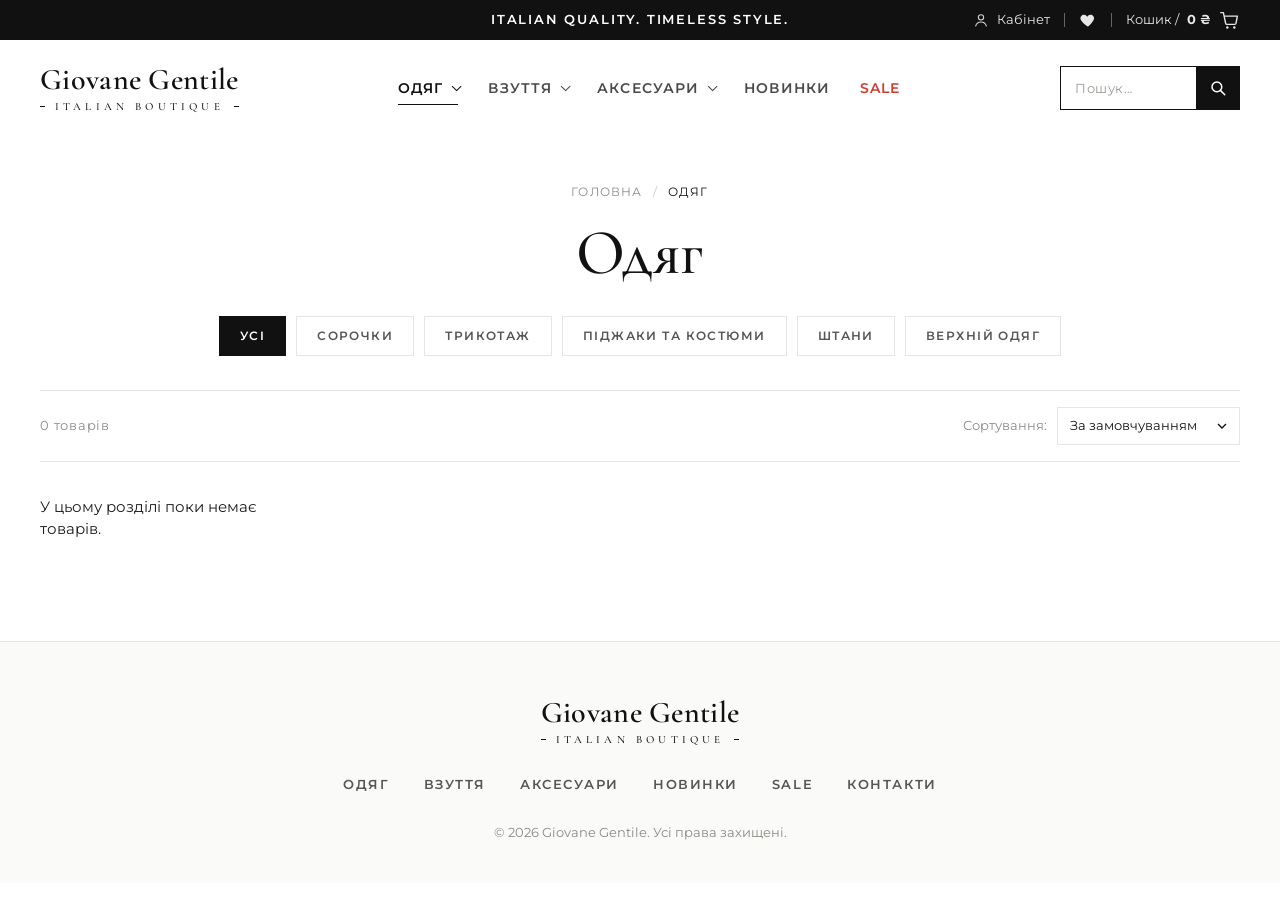
<file: catalog.html>
<!doctype html>
<html lang="uk">
<head>
  <meta charset="utf-8">
  <meta name="viewport" content="width=device-width, initial-scale=1">
  <title>Каталог — Giovane Gentile</title>
  <meta name="description" content="Giovane Gentile — бутик преміального італійського чоловічого одягу, взуття та аксесуарів.">

  <link rel="preconnect" href="https://fonts.googleapis.com">
  <link rel="preconnect" href="https://fonts.gstatic.com" crossorigin>
  <link href="https://fonts.googleapis.com/css2?family=Bodoni+Moda:ital,wght@0,500;0,700;1,500&family=Cormorant+Garamond:ital,wght@0,400;0,500;0,600;1,400;1,500&family=Montserrat:wght@400;500;600;700&display=swap" rel="stylesheet">
  <link rel="stylesheet" href="css/styles.css">
  <script>document.documentElement.classList.add('js');</script>
</head>
<body>

  <!-- ========== TOP BAR ========== -->
  <div class="topbar">
    <div class="container topbar__inner">
      <span class="topbar__spacer" aria-hidden="true"></span>
      <p class="topbar__text">Italian Quality. Timeless Style.</p>
      <div class="topbar__actions">
        <a href="account.html" class="topbar__link topbar__account" data-account><svg viewBox="0 0 24 24" width="16" height="16" aria-hidden="true"><circle cx="12" cy="8" r="4" fill="none" stroke="currentColor" stroke-width="1.6"/><path d="M4 21c1.2-4 4.4-6 8-6s6.8 2 8 6" fill="none" stroke="currentColor" stroke-width="1.6" stroke-linecap="round"/></svg> Кабінет</a>
        <span class="topbar__sep" aria-hidden="true"></span>
        <a href="wishlist.html" class="topbar__icon topbar__wish" aria-label="Обране">
          <svg viewBox="0 0 24 24" width="18" height="18" aria-hidden="true"><path d="M12 21s-7.5-4.6-9.6-9.2C1 8.6 3 5 6.6 5c2 0 3.4 1.1 4.4 2.5C12 6.1 13.4 5 15.4 5 19 5 21 8.6 19.6 11.8 17.5 16.4 12 21 12 21z" fill="currentColor"/></svg>
          <span class="topbar__count" data-wish-count hidden>0</span>
        </a>
        <span class="topbar__sep" aria-hidden="true"></span>
        <span class="topbar__cart-wrap">
          <a href="#" class="topbar__link topbar__cart" aria-label="Кошик">
            Кошик / <b data-cart-total>0 ₴</b>
            <span class="topbar__cart-icon"><svg viewBox="0 0 24 24" width="21" height="21" aria-hidden="true"><path d="M2 3h3l2.6 12.2a1.5 1.5 0 0 0 1.5 1.2h8.8a1.5 1.5 0 0 0 1.5-1.1L21 7H6.2" fill="none" stroke="currentColor" stroke-width="1.6" stroke-linecap="round" stroke-linejoin="round"/><circle cx="9.5" cy="20" r="1.4" fill="currentColor"/><circle cx="17.5" cy="20" r="1.4" fill="currentColor"/></svg><span class="topbar__count" data-cart-count hidden>0</span></span>
          </a>
          <div class="mini-cart" data-mini-cart></div>
        </span>
      </div>
    </div>
  </div>

  <!-- ========== HEADER ========== -->
  <header class="header" id="header">
    <div class="container header__inner">
      <button class="burger" id="burger" aria-label="Меню" aria-expanded="false" aria-controls="mobile-nav">
        <span></span><span></span><span></span>
      </button>

      <a href="index.html" class="logo" aria-label="Giovane Gentile — на головну">
        <span class="logo__name">Giovane Gentile</span>
        <span class="logo__sub">Italian Boutique</span>
      </a>

      <nav class="nav" aria-label="Головне меню">
        <ul class="nav__list">
          <li class="nav__item has-drop">
            <a href="catalog.html?cat=odyag" class="nav__link">Одяг <i class="chev" aria-hidden="true"></i></a>
            <ul class="drop">
              <li><a href="catalog.html?cat=odyag&amp;sub=sorochky">Сорочки</a></li>
              <li><a href="catalog.html?cat=odyag&amp;sub=trykotazh">Трикотаж</a></li>
              <li><a href="catalog.html?cat=odyag&amp;sub=pidzhaky">Піджаки та костюми</a></li>
              <li><a href="catalog.html?cat=odyag&amp;sub=shtany">Штани</a></li>
              <li><a href="catalog.html?cat=odyag&amp;sub=verkhniy">Верхній одяг</a></li>
            </ul>
          </li>
          <li class="nav__item has-drop">
            <a href="catalog.html?cat=vzuttya" class="nav__link">Взуття <i class="chev" aria-hidden="true"></i></a>
            <ul class="drop">
              <li><a href="catalog.html?cat=vzuttya&amp;sub=tufli">Туфлі</a></li>
              <li><a href="catalog.html?cat=vzuttya&amp;sub=lofery">Лофери</a></li>
              <li><a href="catalog.html?cat=vzuttya&amp;sub=kedy">Кеди та кросівки</a></li>
              <li><a href="catalog.html?cat=vzuttya&amp;sub=cherevyky">Черевики</a></li>
            </ul>
          </li>
          <li class="nav__item has-drop">
            <a href="catalog.html?cat=aksesuary" class="nav__link">Аксесуари <i class="chev" aria-hidden="true"></i></a>
            <ul class="drop">
              <li><a href="catalog.html?cat=aksesuary&amp;sub=remeni">Ремені</a></li>
              <li><a href="catalog.html?cat=aksesuary&amp;sub=ryukzaky">Рюкзаки та сумки</a></li>
              <li><a href="catalog.html?cat=aksesuary&amp;sub=ubory">Головні убори</a></li>
              <li><a href="catalog.html?cat=aksesuary&amp;sub=sharfy">Шарфи</a></li>
            </ul>
          </li>
          <li class="nav__item"><a href="catalog.html?cat=new" class="nav__link">Новинки</a></li>
          <li class="nav__item"><a href="catalog.html?cat=sale" class="nav__link nav__link--sale">Sale</a></li>
        </ul>
      </nav>

      <form class="search" role="search" onsubmit="return false">
        <input type="search" class="search__input" placeholder="Пошук…" aria-label="Пошук">
        <button class="search__btn" aria-label="Шукати">
          <svg viewBox="0 0 24 24" width="20" height="20" aria-hidden="true"><circle cx="10.5" cy="10.5" r="6.5" fill="none" stroke="currentColor" stroke-width="2"/><path d="M15.5 15.5 21 21" stroke="currentColor" stroke-width="2" stroke-linecap="round"/></svg>
        </button>
      </form>

      <button type="button" class="header__cart" data-cart-toggle aria-label="Кошик">
        <svg viewBox="0 0 24 24" width="21" height="21" aria-hidden="true"><path d="M2 3h3l2.6 12.2a1.5 1.5 0 0 0 1.5 1.2h8.8a1.5 1.5 0 0 0 1.5-1.1L21 7H6.2" fill="none" stroke="currentColor" stroke-width="1.6" stroke-linecap="round" stroke-linejoin="round"/><circle cx="9.5" cy="20" r="1.4" fill="currentColor"/><circle cx="17.5" cy="20" r="1.4" fill="currentColor"/></svg>
        <span class="header__cart-count" data-cart-count hidden>0</span>
      </button>
      <div class="mini-cart mini-cart--mobile" data-mini-cart></div>
    </div>
  </header>

  <!-- Mobile menu -->
  <div class="mobile-nav" id="mobile-nav" aria-hidden="true">
    <div class="mobile-nav__panel">
      <button class="mobile-nav__close" id="mobile-close" aria-label="Закрити меню">&times;</button>
      <span class="logo__name">Giovane Gentile</span>
      <ul>
        <li><a href="catalog.html?cat=odyag">Одяг</a></li>
        <li><a href="catalog.html?cat=vzuttya">Взуття</a></li>
        <li><a href="catalog.html?cat=aksesuary">Аксесуари</a></li>
        <li><a href="catalog.html?cat=new">Новинки</a></li>
        <li><a href="catalog.html?cat=sale" class="nav__link--sale">Sale</a></li>
        <li><a href="account.html" data-account>Кабінет</a></li>
        <li><a href="wishlist.html">Обране</a></li>
        <li><a href="index.html#contact">Контакти</a></li>
      </ul>
    </div>
  </div>

  <main class="catalog">

    <!-- ========== CATALOG HEADING ========== -->
    <section class="catalog-head">
      <div class="container">
        <nav class="breadcrumbs" id="breadcrumbs" aria-label="Навігація"></nav>
        <h1 class="catalog-head__title" id="catalog-title">Каталог</h1>
        <ul class="catalog-tabs" id="catalog-tabs"></ul>
      </div>
    </section>

    <!-- ========== PRODUCTS GRID ========== -->
    <section class="catalog-body">
      <div class="container">
        <div class="catalog-toolbar">
          <span class="catalog-toolbar__count" id="catalog-count"></span>
          <label class="catalog-sort">
            <span>Сортування:</span>
            <select aria-label="Сортування">
              <option>За замовчуванням</option>
              <option>Новинки</option>
              <option>Ціна: за зростанням</option>
              <option>Ціна: за спаданням</option>
            </select>
          </label>
        </div>

        <!-- Картки генеруються в js/catalog.js (20 шт.: 4 в ряд × 5 рядів) -->
        <div class="catalog-grid" id="catalog-grid"></div>
      </div>
    </section>

  </main>

  <!-- ========== FOOTER ========== -->
  <footer class="footer">
    <div class="container footer__inner">
      <a href="index.html" class="logo logo--footer">
        <span class="logo__name">Giovane Gentile</span>
        <span class="logo__sub">Italian Boutique</span>
      </a>
      <ul class="footer__nav">
        <li><a href="catalog.html?cat=odyag">Одяг</a></li>
        <li><a href="catalog.html?cat=vzuttya">Взуття</a></li>
        <li><a href="catalog.html?cat=aksesuary">Аксесуари</a></li>
        <li><a href="catalog.html?cat=new">Новинки</a></li>
        <li><a href="catalog.html?cat=sale">Sale</a></li>
        <li><a href="index.html#contact">Контакти</a></li>
      </ul>
      <p class="footer__copy">© 2026 Giovane Gentile. Усі права захищені.</p>
    </div>
  </footer>

  <script src="js/supabase.js"></script>
  <script src="js/main.js"></script>
  <script src="js/auth.js"></script>
  <script src="js/cart.js"></script>
  <script src="js/products.js"></script>
  <script src="js/catalog.js"></script>
</body>
</html>
</file>
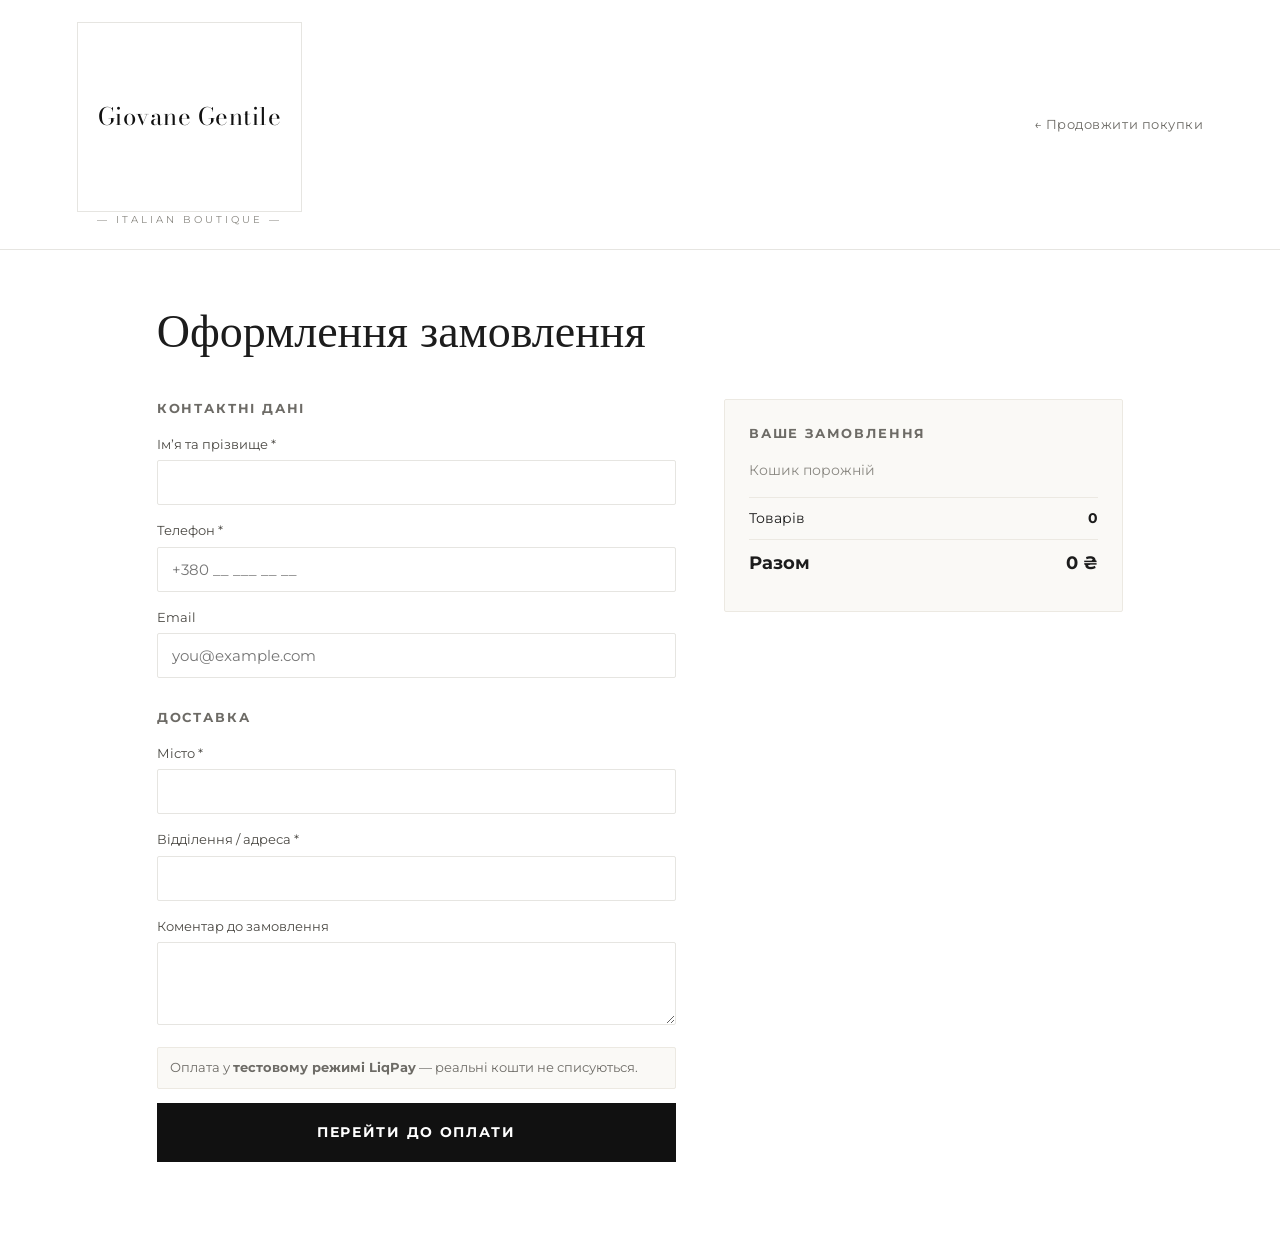
<file: checkout.html>
<!doctype html>
<html lang="uk">
<head>
  <meta charset="utf-8">
  <meta name="viewport" content="width=device-width, initial-scale=1">
  <title>Оформлення замовлення — Giovane Gentile</title>
  <meta name="description" content="Оформлення замовлення у бутику Giovane Gentile.">

  <link rel="preconnect" href="https://fonts.googleapis.com">
  <link rel="preconnect" href="https://fonts.gstatic.com" crossorigin>
  <link href="https://fonts.googleapis.com/css2?family=Bodoni+Moda:ital,wght@0,500;0,700;1,500&family=Cormorant+Garamond:ital,wght@0,400;0,500;0,600;1,400;1,500&family=Montserrat:wght@400;500;600;700&display=swap" rel="stylesheet">
  <link rel="stylesheet" href="css/styles.css">
  <script>document.documentElement.classList.add('js');</script>
</head>
<body>

  <header class="checkout-head">
    <a href="index.html" class="checkout-head__logo">
      <span class="brand">Giovane Gentile</span>
      <span class="brand__sub">— Italian Boutique —</span>
    </a>
    <a href="catalog.html?cat=new" class="checkout-head__back">← Продовжити покупки</a>
  </header>

  <main class="checkout">
    <h1 class="checkout__title">Оформлення замовлення</h1>

    <div class="checkout__grid">
      <!-- Форма -->
      <form class="checkout__form" id="checkout-form" novalidate>
        <h2 class="checkout__h2">Контактні дані</h2>
        <div class="field"><label for="c-name">Імʼя та прізвище *</label><input id="c-name" name="name" required></div>
        <div class="field"><label for="c-phone">Телефон *</label><input id="c-phone" name="phone" inputmode="tel" placeholder="+380 __ ___ __ __" required></div>
        <div class="field"><label for="c-email">Email</label><input id="c-email" name="email" type="email" placeholder="you@example.com"></div>

        <h2 class="checkout__h2">Доставка</h2>
        <div class="field"><label for="c-city">Місто *</label><input id="c-city" name="city" required></div>
        <div class="field"><label for="c-address">Відділення / адреса *</label><input id="c-address" name="address" required></div>
        <div class="field"><label for="c-comment">Коментар до замовлення</label><textarea id="c-comment" name="comment" rows="3"></textarea></div>

        <p class="checkout__demo">Оплата у <b>тестовому режимі LiqPay</b> — реальні кошти не списуються.</p>
        <button type="submit" class="btn btn--dark btn--block" id="c-pay">Перейти до оплати</button>
        <p class="checkout__error" id="c-error" hidden></p>
      </form>

      <!-- Підсумок -->
      <aside class="checkout__summary">
        <h2 class="checkout__h2">Ваше замовлення</h2>
        <ul class="checkout__items" id="c-items"></ul>
        <div class="checkout__row"><span>Товарів</span><b id="c-count">0</b></div>
        <div class="checkout__row checkout__row--total"><span>Разом</span><b id="c-total">0 ₴</b></div>
      </aside>
    </div>

    <!-- Прихована форма для редіректу на LiqPay (реальний режим) -->
    <form id="liqpay-form" method="POST" action="https://www.liqpay.ua/api/3/checkout" accept-charset="utf-8" hidden>
      <input type="hidden" name="data" id="liqpay-data">
      <input type="hidden" name="signature" id="liqpay-signature">
    </form>
  </main>

  <!-- Демо-оплата -->
  <div class="pay-modal" id="pay-modal" hidden>
    <div class="pay-modal__box">
      <div class="pay-modal__brand">LiqPay <span>demo</span></div>
      <p class="pay-modal__sum">До сплати: <b id="pay-sum">0 ₴</b></p>
      <p class="pay-modal__note">Тестова оплата. Натисніть «Сплатити», щоб підтвердити замовлення — гроші не списуються.</p>
      <button type="button" class="btn btn--dark btn--block" id="pay-confirm">Сплатити</button>
      <button type="button" class="btn btn--outline btn--block" id="pay-cancel">Скасувати</button>
    </div>
  </div>

  <!-- Успіх -->
  <div class="pay-done" id="pay-done" hidden>
    <div class="pay-done__box">
      <div class="pay-done__check">✓</div>
      <h2>Дякуємо за замовлення!</h2>
      <p>Замовлення <b id="done-order"></b> оформлено та оплачено (тестовий режим).</p>
      <p class="pay-done__sub">Ми звʼяжемося з вами для підтвердження доставки.</p>
      <a href="index.html" class="btn btn--dark">На головну</a>
    </div>
  </div>

  <script src="js/supabase.js"></script>
  <script src="js/main.js"></script>
  <script src="js/cart.js"></script>
  <script src="js/checkout.js"></script>
</body>
</html>
</file>
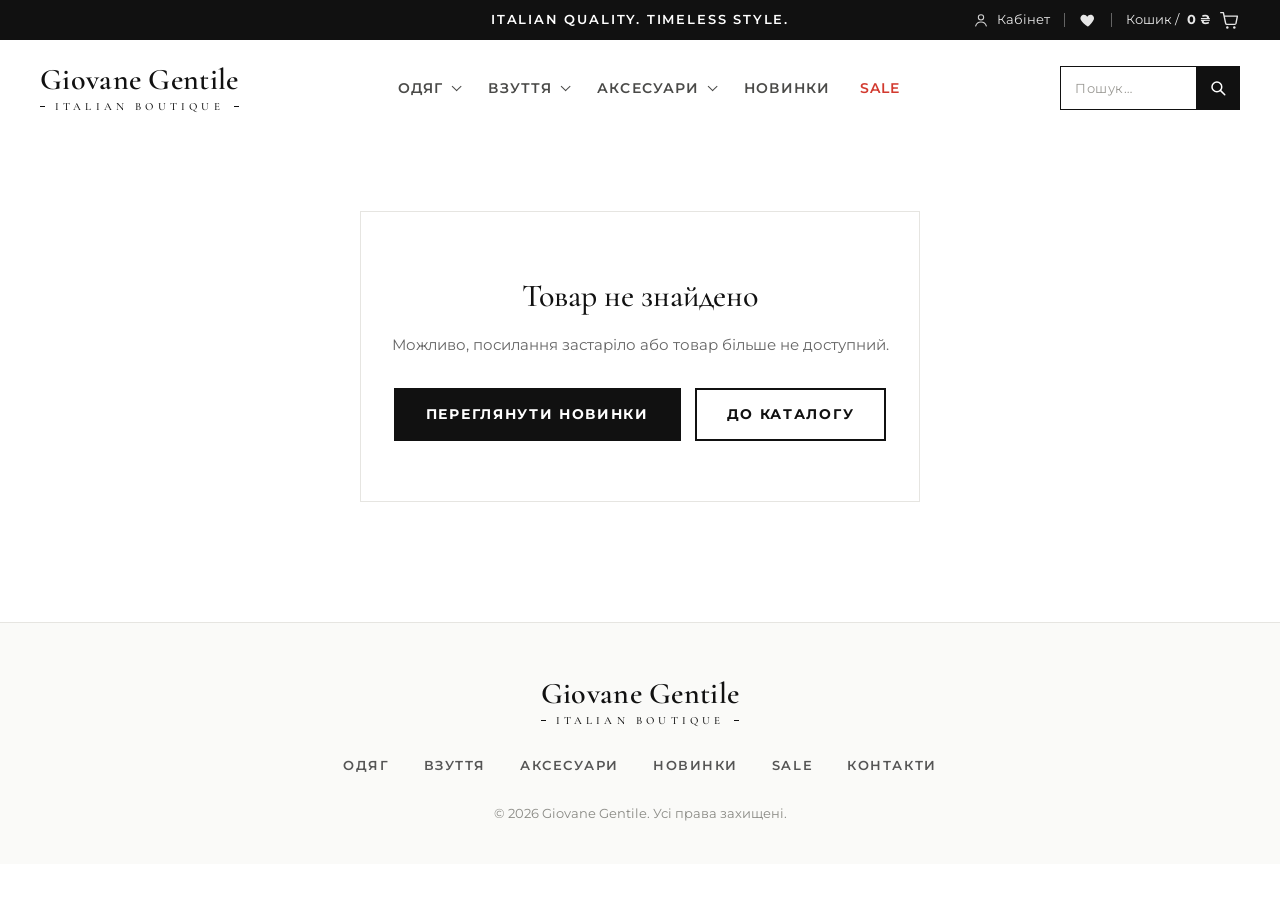
<file: product.html>
<!doctype html>
<html lang="uk">
<head>
  <meta charset="utf-8">
  <meta name="viewport" content="width=device-width, initial-scale=1">
  <title>Товар — Giovane Gentile</title>
  <meta name="description" content="Giovane Gentile — бутик преміального італійського чоловічого одягу, взуття та аксесуарів.">

  <link rel="preconnect" href="https://fonts.googleapis.com">
  <link rel="preconnect" href="https://fonts.gstatic.com" crossorigin>
  <link href="https://fonts.googleapis.com/css2?family=Bodoni+Moda:ital,wght@0,500;0,700;1,500&family=Cormorant+Garamond:ital,wght@0,400;0,500;0,600;1,400;1,500&family=Montserrat:wght@400;500;600;700&display=swap" rel="stylesheet">
  <link rel="stylesheet" href="css/styles.css">
  <script>document.documentElement.classList.add('js');</script>
</head>
<body>

  <!-- ========== TOP BAR ========== -->
  <div class="topbar">
    <div class="container topbar__inner">
      <span class="topbar__spacer" aria-hidden="true"></span>
      <p class="topbar__text">Italian Quality. Timeless Style.</p>
      <div class="topbar__actions">
        <a href="account.html" class="topbar__link topbar__account" data-account><svg viewBox="0 0 24 24" width="16" height="16" aria-hidden="true"><circle cx="12" cy="8" r="4" fill="none" stroke="currentColor" stroke-width="1.6"/><path d="M4 21c1.2-4 4.4-6 8-6s6.8 2 8 6" fill="none" stroke="currentColor" stroke-width="1.6" stroke-linecap="round"/></svg> Кабінет</a>
        <span class="topbar__sep" aria-hidden="true"></span>
        <a href="wishlist.html" class="topbar__icon topbar__wish" aria-label="Обране">
          <svg viewBox="0 0 24 24" width="18" height="18" aria-hidden="true"><path d="M12 21s-7.5-4.6-9.6-9.2C1 8.6 3 5 6.6 5c2 0 3.4 1.1 4.4 2.5C12 6.1 13.4 5 15.4 5 19 5 21 8.6 19.6 11.8 17.5 16.4 12 21 12 21z" fill="currentColor"/></svg>
          <span class="topbar__count" data-wish-count hidden>0</span>
        </a>
        <span class="topbar__sep" aria-hidden="true"></span>
        <span class="topbar__cart-wrap">
          <a href="#" class="topbar__link topbar__cart" aria-label="Кошик">
            Кошик / <b data-cart-total>0 ₴</b>
            <span class="topbar__cart-icon"><svg viewBox="0 0 24 24" width="21" height="21" aria-hidden="true"><path d="M2 3h3l2.6 12.2a1.5 1.5 0 0 0 1.5 1.2h8.8a1.5 1.5 0 0 0 1.5-1.1L21 7H6.2" fill="none" stroke="currentColor" stroke-width="1.6" stroke-linecap="round" stroke-linejoin="round"/><circle cx="9.5" cy="20" r="1.4" fill="currentColor"/><circle cx="17.5" cy="20" r="1.4" fill="currentColor"/></svg><span class="topbar__count" data-cart-count hidden>0</span></span>
          </a>
          <div class="mini-cart" data-mini-cart></div>
        </span>
      </div>
    </div>
  </div>

  <!-- ========== HEADER ========== -->
  <header class="header" id="header">
    <div class="container header__inner">
      <button class="burger" id="burger" aria-label="Меню" aria-expanded="false" aria-controls="mobile-nav">
        <span></span><span></span><span></span>
      </button>

      <a href="index.html" class="logo" aria-label="Giovane Gentile — на головну">
        <span class="logo__name">Giovane Gentile</span>
        <span class="logo__sub">Italian Boutique</span>
      </a>

      <nav class="nav" aria-label="Головне меню">
        <ul class="nav__list">
          <li class="nav__item has-drop">
            <a href="catalog.html?cat=odyag" class="nav__link">Одяг <i class="chev" aria-hidden="true"></i></a>
            <ul class="drop">
              <li><a href="catalog.html?cat=odyag&amp;sub=sorochky">Сорочки</a></li>
              <li><a href="catalog.html?cat=odyag&amp;sub=trykotazh">Трикотаж</a></li>
              <li><a href="catalog.html?cat=odyag&amp;sub=pidzhaky">Піджаки та костюми</a></li>
              <li><a href="catalog.html?cat=odyag&amp;sub=shtany">Штани</a></li>
              <li><a href="catalog.html?cat=odyag&amp;sub=verkhniy">Верхній одяг</a></li>
            </ul>
          </li>
          <li class="nav__item has-drop">
            <a href="catalog.html?cat=vzuttya" class="nav__link">Взуття <i class="chev" aria-hidden="true"></i></a>
            <ul class="drop">
              <li><a href="catalog.html?cat=vzuttya&amp;sub=tufli">Туфлі</a></li>
              <li><a href="catalog.html?cat=vzuttya&amp;sub=lofery">Лофери</a></li>
              <li><a href="catalog.html?cat=vzuttya&amp;sub=kedy">Кеди та кросівки</a></li>
              <li><a href="catalog.html?cat=vzuttya&amp;sub=cherevyky">Черевики</a></li>
            </ul>
          </li>
          <li class="nav__item has-drop">
            <a href="catalog.html?cat=aksesuary" class="nav__link">Аксесуари <i class="chev" aria-hidden="true"></i></a>
            <ul class="drop">
              <li><a href="catalog.html?cat=aksesuary&amp;sub=remeni">Ремені</a></li>
              <li><a href="catalog.html?cat=aksesuary&amp;sub=ryukzaky">Рюкзаки та сумки</a></li>
              <li><a href="catalog.html?cat=aksesuary&amp;sub=ubory">Головні убори</a></li>
              <li><a href="catalog.html?cat=aksesuary&amp;sub=sharfy">Шарфи</a></li>
            </ul>
          </li>
          <li class="nav__item"><a href="catalog.html?cat=new" class="nav__link">Новинки</a></li>
          <li class="nav__item"><a href="catalog.html?cat=sale" class="nav__link nav__link--sale">Sale</a></li>
        </ul>
      </nav>

      <form class="search" role="search" onsubmit="return false">
        <input type="search" class="search__input" placeholder="Пошук…" aria-label="Пошук">
        <button class="search__btn" aria-label="Шукати">
          <svg viewBox="0 0 24 24" width="20" height="20" aria-hidden="true"><circle cx="10.5" cy="10.5" r="6.5" fill="none" stroke="currentColor" stroke-width="2"/><path d="M15.5 15.5 21 21" stroke="currentColor" stroke-width="2" stroke-linecap="round"/></svg>
        </button>
      </form>

      <button type="button" class="header__cart" data-cart-toggle aria-label="Кошик">
        <svg viewBox="0 0 24 24" width="21" height="21" aria-hidden="true"><path d="M2 3h3l2.6 12.2a1.5 1.5 0 0 0 1.5 1.2h8.8a1.5 1.5 0 0 0 1.5-1.1L21 7H6.2" fill="none" stroke="currentColor" stroke-width="1.6" stroke-linecap="round" stroke-linejoin="round"/><circle cx="9.5" cy="20" r="1.4" fill="currentColor"/><circle cx="17.5" cy="20" r="1.4" fill="currentColor"/></svg>
        <span class="header__cart-count" data-cart-count hidden>0</span>
      </button>
      <div class="mini-cart mini-cart--mobile" data-mini-cart></div>
    </div>
  </header>

  <!-- Mobile menu -->
  <div class="mobile-nav" id="mobile-nav" aria-hidden="true">
    <div class="mobile-nav__panel">
      <button class="mobile-nav__close" id="mobile-close" aria-label="Закрити меню">&times;</button>
      <span class="logo__name">Giovane Gentile</span>
      <ul>
        <li><a href="catalog.html?cat=odyag">Одяг</a></li>
        <li><a href="catalog.html?cat=vzuttya">Взуття</a></li>
        <li><a href="catalog.html?cat=aksesuary">Аксесуари</a></li>
        <li><a href="catalog.html?cat=new">Новинки</a></li>
        <li><a href="catalog.html?cat=sale" class="nav__link--sale">Sale</a></li>
        <li><a href="account.html" data-account>Кабінет</a></li>
        <li><a href="wishlist.html">Обране</a></li>
        <li><a href="index.html#contact">Контакти</a></li>
      </ul>
    </div>
  </div>

  <main class="product-page">
    <div class="container">

      <nav class="breadcrumbs breadcrumbs--start" id="product-crumbs" aria-label="Навігація"></nav>

      <!-- Повідомлення після додавання в кошик -->
      <div class="product-added" id="product-added" role="status" hidden>
        <span class="product-added__icon" aria-hidden="true">✓</span>
        <p><span id="product-added-text"></span></p>
        <button type="button" class="product-added__link" data-cart-show>Переглянути кошик</button>
      </div>

      <!-- ========== PRODUCT ========== -->
      <article class="product" id="product" hidden>
        <div class="product__gallery">
          <div class="product__main" id="p-main">
            <span class="card__badge" id="p-badge" hidden>Sale</span>
            <span class="product__soon">Soon</span>
            <span class="product__view" id="p-view">Вигляд спереду</span>
          </div>
          <div class="product__thumbs" id="p-thumbs"></div>
        </div>

        <div class="product__info">
          <p class="product__cat" id="p-cat"></p>
          <h1 class="product__title" id="p-title"></h1>
          <span class="product__rule" aria-hidden="true"></span>
          <p class="product__price" id="p-price"></p>
          <p class="product__lead" id="p-lead"></p>

          <div class="sizes" id="p-sizes-box">
            <div class="sizes__head">
              <span class="sizes__label">Розмір<b id="p-size-label"></b></span>
              <button type="button" class="sizes__clear" id="p-size-clear" hidden>Очистити</button>
            </div>
            <div class="sizes__grid" id="p-sizes" role="radiogroup" aria-label="Розмір"></div>
            <p class="sizes__error" id="p-size-error" hidden>Оберіть, будь ласка, розмір</p>
          </div>

          <p class="product__stock" id="p-stock" hidden>Є в наявності</p>

          <div class="product__buy">
            <button type="button" class="btn btn--dark product__add" id="p-add" data-cart-keep>Додати в кошик</button>
            <button type="button" class="product__fav" id="p-fav" aria-label="Додати в обране"><svg viewBox="0 0 24 24" width="20" height="20" aria-hidden="true"><path d="M12 20s-7-4.3-9-8.6C1.7 8.4 3.6 5 7 5c1.9 0 3.2 1 5 2.8C13.8 6 15.1 5 17 5c3.4 0 5.3 3.4 4 6.4C19 15.7 12 20 12 20z" fill="none" stroke="currentColor" stroke-width="1.6"/></svg></button>
          </div>

          <ul class="product__perks">
            <li>Доставка Новою Поштою по Україні</li>
            <li>Оплата при отриманні — можна оглянути товар</li>
            <li>Обмін та повернення протягом 14 днів</li>
          </ul>

          <dl class="product__meta" id="p-meta"></dl>

          <div class="product__share" id="p-share"></div>

          <p class="orders-demo product__demo" id="p-demo" hidden>Демо-дані: назва, ціна та характеристики згенеровані для макета — їх замінять реальні товари.</p>
        </div>
      </article>

      <!-- ========== DETAILS ========== -->
      <section class="product-details" id="product-details" hidden>
        <details class="acc" open>
          <summary>Опис</summary>
          <div class="acc__body" id="p-desc"></div>
        </details>
        <details class="acc">
          <summary>Додаткова інформація</summary>
          <div class="acc__body"><table class="attrs" id="p-attrs"></table></div>
        </details>
      </section>

      <!-- ========== RELATED ========== -->
      <section class="related" id="related-section" hidden>
        <h2 class="section-title"><span>Супутні товари</span></h2>
        <div class="carousel" id="related" data-section="Супутні товари">
          <button class="carousel__arrow carousel__arrow--prev" aria-label="Попередні">
            <svg viewBox="0 0 24 24" width="28" height="28" aria-hidden="true"><path d="M15 4 7 12l8 8" fill="none" stroke="currentColor" stroke-width="1.8"/></svg>
          </button>
          <div class="carousel__track" tabindex="0" aria-label="Супутні товари"></div>
          <button class="carousel__arrow carousel__arrow--next" aria-label="Наступні">
            <svg viewBox="0 0 24 24" width="28" height="28" aria-hidden="true"><path d="m9 4 8 8-8 8" fill="none" stroke="currentColor" stroke-width="1.8"/></svg>
          </button>
        </div>
      </section>

      <!-- ========== NOT FOUND ========== -->
      <div class="wish-empty product-missing" id="product-missing" hidden>
        <h2>Товар не знайдено</h2>
        <p>Можливо, посилання застаріло або товар більше не доступний.</p>
        <div class="wish-empty__actions">
          <a href="catalog.html?cat=new" class="btn btn--dark">Переглянути новинки</a>
          <a href="catalog.html?cat=odyag" class="btn btn--outline">До каталогу</a>
        </div>
      </div>

    </div>
  </main>

  <!-- ========== FOOTER ========== -->
  <footer class="footer">
    <div class="container footer__inner">
      <a href="index.html" class="logo logo--footer">
        <span class="logo__name">Giovane Gentile</span>
        <span class="logo__sub">Italian Boutique</span>
      </a>
      <ul class="footer__nav">
        <li><a href="catalog.html?cat=odyag">Одяг</a></li>
        <li><a href="catalog.html?cat=vzuttya">Взуття</a></li>
        <li><a href="catalog.html?cat=aksesuary">Аксесуари</a></li>
        <li><a href="catalog.html?cat=new">Новинки</a></li>
        <li><a href="catalog.html?cat=sale">Sale</a></li>
        <li><a href="index.html#contact">Контакти</a></li>
      </ul>
      <p class="footer__copy">© 2026 Giovane Gentile. Усі права захищені.</p>
    </div>
  </footer>

  <script src="js/supabase.js"></script>
  <script src="js/main.js"></script>
  <script src="js/auth.js"></script>
  <script src="js/cart.js"></script>
  <script src="js/products.js"></script>
  <script src="js/product.js"></script>
</body>
</html>
</file>
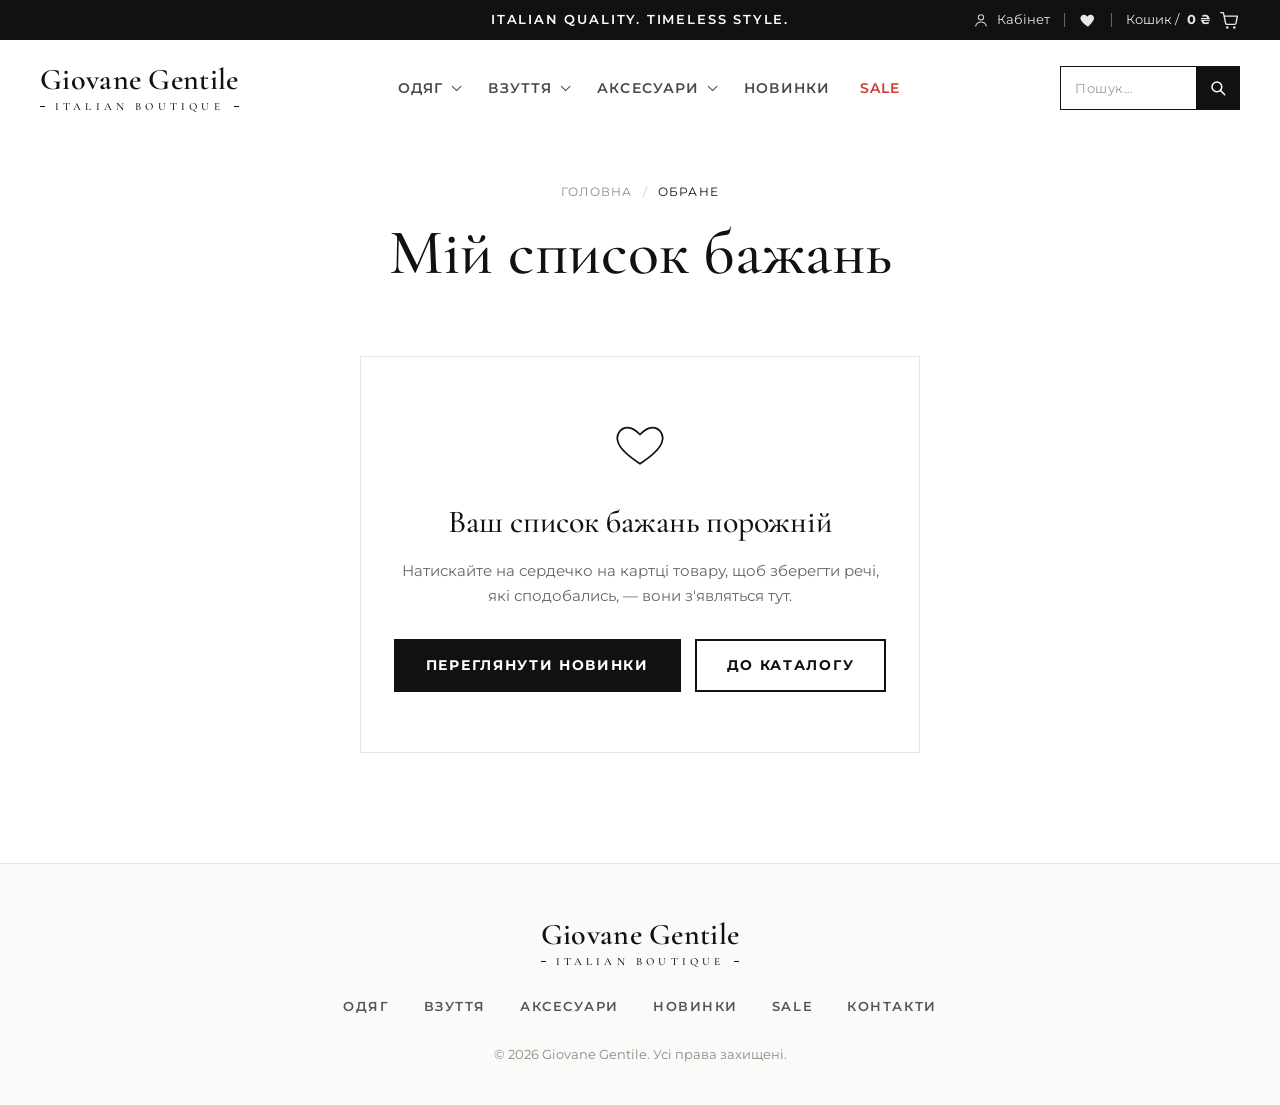
<file: wishlist.html>
<!doctype html>
<html lang="uk">
<head>
  <meta charset="utf-8">
  <meta name="viewport" content="width=device-width, initial-scale=1">
  <title>Обране — Giovane Gentile</title>
  <meta name="description" content="Giovane Gentile — бутик преміального італійського чоловічого одягу, взуття та аксесуарів.">

  <link rel="preconnect" href="https://fonts.googleapis.com">
  <link rel="preconnect" href="https://fonts.gstatic.com" crossorigin>
  <link href="https://fonts.googleapis.com/css2?family=Bodoni+Moda:ital,wght@0,500;0,700;1,500&family=Cormorant+Garamond:ital,wght@0,400;0,500;0,600;1,400;1,500&family=Montserrat:wght@400;500;600;700&display=swap" rel="stylesheet">
  <link rel="stylesheet" href="css/styles.css">
  <script>document.documentElement.classList.add('js');</script>
</head>
<body>

  <!-- ========== TOP BAR ========== -->
  <div class="topbar">
    <div class="container topbar__inner">
      <span class="topbar__spacer" aria-hidden="true"></span>
      <p class="topbar__text">Italian Quality. Timeless Style.</p>
      <div class="topbar__actions">
        <a href="account.html" class="topbar__link topbar__account" data-account><svg viewBox="0 0 24 24" width="16" height="16" aria-hidden="true"><circle cx="12" cy="8" r="4" fill="none" stroke="currentColor" stroke-width="1.6"/><path d="M4 21c1.2-4 4.4-6 8-6s6.8 2 8 6" fill="none" stroke="currentColor" stroke-width="1.6" stroke-linecap="round"/></svg> Кабінет</a>
        <span class="topbar__sep" aria-hidden="true"></span>
        <a href="wishlist.html" class="topbar__icon topbar__wish" aria-label="Обране">
          <svg viewBox="0 0 24 24" width="18" height="18" aria-hidden="true"><path d="M12 21s-7.5-4.6-9.6-9.2C1 8.6 3 5 6.6 5c2 0 3.4 1.1 4.4 2.5C12 6.1 13.4 5 15.4 5 19 5 21 8.6 19.6 11.8 17.5 16.4 12 21 12 21z" fill="currentColor"/></svg>
          <span class="topbar__count" data-wish-count hidden>0</span>
        </a>
        <span class="topbar__sep" aria-hidden="true"></span>
        <span class="topbar__cart-wrap">
          <a href="#" class="topbar__link topbar__cart" aria-label="Кошик">
            Кошик / <b data-cart-total>0 ₴</b>
            <span class="topbar__cart-icon"><svg viewBox="0 0 24 24" width="21" height="21" aria-hidden="true"><path d="M2 3h3l2.6 12.2a1.5 1.5 0 0 0 1.5 1.2h8.8a1.5 1.5 0 0 0 1.5-1.1L21 7H6.2" fill="none" stroke="currentColor" stroke-width="1.6" stroke-linecap="round" stroke-linejoin="round"/><circle cx="9.5" cy="20" r="1.4" fill="currentColor"/><circle cx="17.5" cy="20" r="1.4" fill="currentColor"/></svg><span class="topbar__count" data-cart-count hidden>0</span></span>
          </a>
          <div class="mini-cart" data-mini-cart></div>
        </span>
      </div>
    </div>
  </div>

  <!-- ========== HEADER ========== -->
  <header class="header" id="header">
    <div class="container header__inner">
      <button class="burger" id="burger" aria-label="Меню" aria-expanded="false" aria-controls="mobile-nav">
        <span></span><span></span><span></span>
      </button>

      <a href="index.html" class="logo" aria-label="Giovane Gentile — на головну">
        <span class="logo__name">Giovane Gentile</span>
        <span class="logo__sub">Italian Boutique</span>
      </a>

      <nav class="nav" aria-label="Головне меню">
        <ul class="nav__list">
          <li class="nav__item has-drop">
            <a href="catalog.html?cat=odyag" class="nav__link">Одяг <i class="chev" aria-hidden="true"></i></a>
            <ul class="drop">
              <li><a href="catalog.html?cat=odyag&amp;sub=sorochky">Сорочки</a></li>
              <li><a href="catalog.html?cat=odyag&amp;sub=trykotazh">Трикотаж</a></li>
              <li><a href="catalog.html?cat=odyag&amp;sub=pidzhaky">Піджаки та костюми</a></li>
              <li><a href="catalog.html?cat=odyag&amp;sub=shtany">Штани</a></li>
              <li><a href="catalog.html?cat=odyag&amp;sub=verkhniy">Верхній одяг</a></li>
            </ul>
          </li>
          <li class="nav__item has-drop">
            <a href="catalog.html?cat=vzuttya" class="nav__link">Взуття <i class="chev" aria-hidden="true"></i></a>
            <ul class="drop">
              <li><a href="catalog.html?cat=vzuttya&amp;sub=tufli">Туфлі</a></li>
              <li><a href="catalog.html?cat=vzuttya&amp;sub=lofery">Лофери</a></li>
              <li><a href="catalog.html?cat=vzuttya&amp;sub=kedy">Кеди та кросівки</a></li>
              <li><a href="catalog.html?cat=vzuttya&amp;sub=cherevyky">Черевики</a></li>
            </ul>
          </li>
          <li class="nav__item has-drop">
            <a href="catalog.html?cat=aksesuary" class="nav__link">Аксесуари <i class="chev" aria-hidden="true"></i></a>
            <ul class="drop">
              <li><a href="catalog.html?cat=aksesuary&amp;sub=remeni">Ремені</a></li>
              <li><a href="catalog.html?cat=aksesuary&amp;sub=ryukzaky">Рюкзаки та сумки</a></li>
              <li><a href="catalog.html?cat=aksesuary&amp;sub=ubory">Головні убори</a></li>
              <li><a href="catalog.html?cat=aksesuary&amp;sub=sharfy">Шарфи</a></li>
            </ul>
          </li>
          <li class="nav__item"><a href="catalog.html?cat=new" class="nav__link">Новинки</a></li>
          <li class="nav__item"><a href="catalog.html?cat=sale" class="nav__link nav__link--sale">Sale</a></li>
        </ul>
      </nav>

      <form class="search" role="search" onsubmit="return false">
        <input type="search" class="search__input" placeholder="Пошук…" aria-label="Пошук">
        <button class="search__btn" aria-label="Шукати">
          <svg viewBox="0 0 24 24" width="20" height="20" aria-hidden="true"><circle cx="10.5" cy="10.5" r="6.5" fill="none" stroke="currentColor" stroke-width="2"/><path d="M15.5 15.5 21 21" stroke="currentColor" stroke-width="2" stroke-linecap="round"/></svg>
        </button>
      </form>

      <button type="button" class="header__cart" data-cart-toggle aria-label="Кошик">
        <svg viewBox="0 0 24 24" width="21" height="21" aria-hidden="true"><path d="M2 3h3l2.6 12.2a1.5 1.5 0 0 0 1.5 1.2h8.8a1.5 1.5 0 0 0 1.5-1.1L21 7H6.2" fill="none" stroke="currentColor" stroke-width="1.6" stroke-linecap="round" stroke-linejoin="round"/><circle cx="9.5" cy="20" r="1.4" fill="currentColor"/><circle cx="17.5" cy="20" r="1.4" fill="currentColor"/></svg>
        <span class="header__cart-count" data-cart-count hidden>0</span>
      </button>
      <div class="mini-cart mini-cart--mobile" data-mini-cart></div>
    </div>
  </header>

  <!-- Mobile menu -->
  <div class="mobile-nav" id="mobile-nav" aria-hidden="true">
    <div class="mobile-nav__panel">
      <button class="mobile-nav__close" id="mobile-close" aria-label="Закрити меню">&times;</button>
      <span class="logo__name">Giovane Gentile</span>
      <ul>
        <li><a href="catalog.html?cat=odyag">Одяг</a></li>
        <li><a href="catalog.html?cat=vzuttya">Взуття</a></li>
        <li><a href="catalog.html?cat=aksesuary">Аксесуари</a></li>
        <li><a href="catalog.html?cat=new">Новинки</a></li>
        <li><a href="catalog.html?cat=sale" class="nav__link--sale">Sale</a></li>
        <li><a href="account.html" data-account>Кабінет</a></li>
        <li><a href="wishlist.html">Обране</a></li>
        <li><a href="index.html#contact">Контакти</a></li>
      </ul>
    </div>
  </div>

  <main class="wishlist-page">

    <!-- ========== WISHLIST HEADING ========== -->
    <section class="catalog-head">
      <div class="container">
        <nav class="breadcrumbs" aria-label="Навігація">
          <a href="index.html">Головна</a><i aria-hidden="true">/</i><span>Обране</span>
        </nav>
        <h1 class="catalog-head__title">Мій список бажань</h1>
        <p class="wishlist-sub" id="wishlist-sub"></p>
      </div>
    </section>

    <!-- ========== WISHLIST ========== -->
    <section class="wishlist">
      <div class="container">
        <!-- Список генерується в js/wishlist.js -->
        <div id="wishlist-root"></div>
      </div>
    </section>

  </main>

  <!-- ========== FOOTER ========== -->
  <footer class="footer">
    <div class="container footer__inner">
      <a href="index.html" class="logo logo--footer">
        <span class="logo__name">Giovane Gentile</span>
        <span class="logo__sub">Italian Boutique</span>
      </a>
      <ul class="footer__nav">
        <li><a href="catalog.html?cat=odyag">Одяг</a></li>
        <li><a href="catalog.html?cat=vzuttya">Взуття</a></li>
        <li><a href="catalog.html?cat=aksesuary">Аксесуари</a></li>
        <li><a href="catalog.html?cat=new">Новинки</a></li>
        <li><a href="catalog.html?cat=sale">Sale</a></li>
        <li><a href="index.html#contact">Контакти</a></li>
      </ul>
      <p class="footer__copy">© 2026 Giovane Gentile. Усі права захищені.</p>
    </div>
  </footer>

  <script src="js/supabase.js"></script>
  <script src="js/main.js"></script>
  <script src="js/auth.js"></script>
  <script src="js/cart.js"></script>
  <script src="js/wishlist.js"></script>
</body>
</html>
</file>
<file: css/styles.css>
/* =========================================================
   Giovane Gentile — main page styles
   ========================================================= */

:root {
  --c-black: #111111;
  --c-text: #1c1c1c;
  --c-muted: #8a8a85;
  --c-line: #e6e5e1;
  --c-bg: #ffffff;
  --c-soft: #f5f4f1;
  --c-soft-2: #ecebe7;
  --c-sale: #d23a2f;

  --f-logo: "Cormorant Garamond", "Times New Roman", serif;
  --f-display: "Bodoni Moda", "Didot", serif;
  --f-ui: "Montserrat", "Helvetica Neue", Arial, sans-serif;

  --container: 1440px;
  --gutter: 40px;
  --header-h: 96px;
  --ease: cubic-bezier(.22, .61, .36, 1);
}

*,
*::before,
*::after { box-sizing: border-box; }

html { scroll-behavior: smooth; scroll-padding-top: 80px; }

/* hidden always wins over component display rules */
[hidden] { display: none !important; }

body {
  margin: 0;
  background: var(--c-bg);
  color: var(--c-text);
  font-family: var(--f-ui);
  font-size: 15px;
  line-height: 1.5;
  -webkit-font-smoothing: antialiased;
  overflow-x: hidden;
}

a { color: inherit; text-decoration: none; }
ul { list-style: none; margin: 0; padding: 0; }
h1, h2, h3, p { margin: 0; }
button { font: inherit; color: inherit; background: none; border: 0; cursor: pointer; padding: 0; }
img, video { display: block; max-width: 100%; }

.container {
  width: 100%;
  max-width: var(--container);
  margin: 0 auto;
  padding: 0 var(--gutter);
}

.center { text-align: center; }

/* ---------- Buttons ---------- */
.btn {
  display: inline-flex;
  align-items: center;
  justify-content: center;
  gap: 10px;
  padding: 14px 30px;
  border: 2px solid currentColor;
  font-family: var(--f-ui);
  font-weight: 700;
  font-size: 14px;
  letter-spacing: .12em;
  text-transform: uppercase;
  transition: background-color .3s var(--ease), color .3s var(--ease), border-color .3s var(--ease);
}
.btn--outline { color: var(--c-black); }
.btn--outline:hover { background: var(--c-black); color: #fff; border-color: var(--c-black); }
.btn__arrow { font-size: 20px; line-height: 1; transform: translateY(-1px); transition: transform .3s var(--ease); }
.btn--outline:hover .btn__arrow { transform: translate(4px, -1px); }

.btn--small { padding: 9px 18px; font-size: 12px; border-width: 1.5px; }

.btn--dark {
  background: var(--c-black);
  border-color: var(--c-black);
  color: #fff;
}
.btn--dark:hover { background: #fff; color: var(--c-black); }
.btn--block { width: 100%; padding: 17px 30px; }

/* ---------- Top bar ---------- */
.topbar {
  background: var(--c-black);
  color: #fff;
  font-size: 13px;
}
.topbar__inner {
  display: grid;
  grid-template-columns: 1fr auto 1fr;
  align-items: center;
  height: 40px;
}
.topbar__text {
  font-weight: 600;
  letter-spacing: .14em;
  text-transform: uppercase;
  white-space: nowrap;
}
.topbar__actions {
  display: flex;
  align-items: center;
  justify-content: flex-end;
  gap: 14px;
}
.topbar__link, .topbar__icon { opacity: .9; transition: opacity .2s; display: inline-flex; align-items: center; gap: 8px; }
.topbar__link:hover, .topbar__icon:hover { opacity: 1; }
.topbar__sep { width: 1px; height: 14px; background: rgba(255,255,255,.35); }

/* ---------- Header ---------- */
.header {
  position: sticky;
  top: 0;
  z-index: 50;
  background: rgba(255,255,255,1);
  border-bottom: 1px solid transparent;
  transition: background-color .3s, box-shadow .3s, border-color .3s;
}
.header.is-scrolled {
  background: rgba(255,255,255,.88);
  -webkit-backdrop-filter: saturate(160%) blur(14px);
  backdrop-filter: saturate(160%) blur(14px);
  border-color: var(--c-line);
  box-shadow: 0 6px 24px rgba(0,0,0,.05);
}
.header__inner {
  display: flex;
  align-items: center;
  gap: 40px;
  height: var(--header-h);
  transition: height .3s var(--ease);
}
.header.is-scrolled .header__inner { height: 74px; }

/* Logo */
.logo {
  display: inline-flex;
  flex-direction: column;
  align-items: center;
  flex-shrink: 0;
  color: var(--c-black);
  line-height: 1;
}
.logo__name {
  font-family: var(--f-logo);
  font-weight: 600;
  font-size: 34px;
  letter-spacing: .01em;
  color: var(--c-black);
  white-space: nowrap;
}
.logo__sub {
  display: flex;
  align-items: center;
  gap: 10px;
  width: 100%;
  margin-top: 6px;
  font-family: var(--f-logo);
  font-size: 11px;
  font-weight: 500;
  letter-spacing: .38em;
  text-transform: uppercase;
  color: var(--c-black);
  white-space: nowrap;
}
.logo__sub::before,
.logo__sub::after {
  content: "";
  flex: 1;
  height: 1px;
  background: var(--c-black);
}

/* Nav */
.nav { flex: 1; display: flex; justify-content: center; }
.nav__list { display: flex; align-items: center; gap: 48px; }
.nav__item { position: relative; }
.nav__link {
  display: inline-flex;
  align-items: center;
  gap: 6px;
  padding: 12px 0;
  font-weight: 600;
  font-size: 15px;
  letter-spacing: .08em;
  text-transform: uppercase;
  color: #4a4a48;
  position: relative;
  transition: color .2s;
}
.nav__link::after {
  content: "";
  position: absolute;
  left: 0; right: 0; bottom: 6px;
  height: 1px;
  background: currentColor;
  transform: scaleX(0);
  transform-origin: left;
  transition: transform .3s var(--ease);
}
.nav__link:hover { color: var(--c-black); }
.nav__link:hover::after { transform: scaleX(1); }
.nav__link--sale, .nav__link--sale:hover { color: var(--c-sale); }

.chev {
  width: 7px; height: 7px;
  border-right: 1.5px solid currentColor;
  border-bottom: 1.5px solid currentColor;
  transform: rotate(45deg) translateY(-3px);
  margin-left: 2px;
  transition: transform .25s;
}
.has-drop:hover .chev { transform: rotate(225deg) translate(-2px, -1px); }

.drop {
  position: absolute;
  top: 100%;
  left: -24px;
  min-width: 230px;
  padding: 14px 0;
  background: #fff;
  border: 1px solid var(--c-line);
  box-shadow: 0 18px 40px rgba(0,0,0,.08);
  opacity: 0;
  visibility: hidden;
  transform: translateY(8px);
  transition: opacity .25s, transform .25s var(--ease), visibility .25s;
}
.has-drop:hover .drop,
.has-drop:focus-within .drop { opacity: 1; visibility: visible; transform: translateY(0); }
.drop a {
  display: block;
  padding: 9px 24px;
  font-size: 14px;
  color: #555;
  transition: color .2s, padding-left .25s var(--ease);
}
.drop a:hover { color: var(--c-black); padding-left: 30px; }

/* Search */
.search {
  position: relative;
  flex-shrink: 0;
  display: flex;
  width: 240px;
  height: 44px;
  border: 1px solid var(--c-black);
  background: #fff;
  transition: box-shadow .2s;
}
.search:focus-within { box-shadow: 0 0 0 3px rgba(0,0,0,.06); }
.search__input {
  flex: 1;
  min-width: 0;
  height: 100%;
  padding: 0 14px;
  border: 0;
  border-radius: 0;
  background: transparent;
  font: inherit;
  font-size: 13px;
  letter-spacing: .04em;
  color: var(--c-text);
  outline: none;
  -webkit-appearance: none;
  appearance: none;
}
.search__input::placeholder { color: #9a9994; }
.search__btn {
  flex: 0 0 44px;
  display: grid; place-items: center;
  margin: -1px -1px -1px 0;
  height: calc(100% + 2px);
  background: var(--c-black);
  color: #fff;
  transition: background-color .2s;
}
.search__btn:hover { background: #333; }
.search__btn svg { width: 18px; height: 18px; }

/* Burger + mobile nav */
.burger { display: none; width: 28px; height: 20px; position: relative; }
.burger span {
  position: absolute; left: 0; width: 100%; height: 2px;
  background: var(--c-black);
  transition: transform .3s, opacity .3s;
}
.burger span:nth-child(1) { top: 0; }
.burger span:nth-child(2) { top: 9px; }
.burger span:nth-child(3) { top: 18px; }

.mobile-nav {
  position: fixed;
  inset: 0;
  z-index: 100;
  background: rgba(0,0,0,.4);
  opacity: 0;
  visibility: hidden;
  transition: opacity .3s, visibility .3s;
}
.mobile-nav.is-open { opacity: 1; visibility: visible; }
.mobile-nav__panel {
  width: min(320px, 86vw);
  height: 100%;
  background: #fff;
  padding: 28px 28px 40px;
  transform: translateX(-100%);
  transition: transform .4s var(--ease);
  display: flex;
  flex-direction: column;
  gap: 28px;
}
.mobile-nav.is-open .mobile-nav__panel { transform: none; }
.mobile-nav__close { align-self: flex-end; font-size: 34px; line-height: 1; }
.mobile-nav .logo__name { font-size: 30px; }
.mobile-nav li a {
  display: block;
  padding: 14px 0;
  border-bottom: 1px solid var(--c-line);
  font-weight: 600;
  letter-spacing: .1em;
  text-transform: uppercase;
}

/* ---------- Hero ---------- */
.hero {
  position: relative;
  height: calc(100vh - var(--header-h) - 40px);
  height: calc(100svh - var(--header-h) - 40px);
  min-height: 540px;
  max-height: 980px;
  overflow: hidden;
  display: grid;
  place-items: center;
  /* fallback, if video can't load */
  background: linear-gradient(180deg, #8ec5e8 0%, #bfe0f2 45%, #2f7aa8 46%, #1c5a85 100%);
}
.hero__video {
  position: absolute;
  inset: 0;
  width: 100%;
  height: 100%;
  object-fit: cover;
}
.hero__overlay {
  position: absolute;
  inset: 0;
  background:
    radial-gradient(ellipse 60% 45% at center, rgba(0,0,0,.38) 0%, rgba(0,0,0,.14) 65%, rgba(0,0,0,0) 100%),
    linear-gradient(180deg, rgba(0,0,0,.18) 0%, rgba(0,0,0,.06) 35%, rgba(0,0,0,.22) 100%);
}
.hero__content {
  position: relative;
  z-index: 1;
  text-align: center;
  color: #fff;
  padding: 0 20px;
}
.hero__title {
  font-family: var(--f-logo);
  font-weight: 500;
  font-size: clamp(54px, 9vw, 140px);
  line-height: 1;
  letter-spacing: .02em;
  text-shadow: 0 2px 6px rgba(0,0,0,.18), 0 6px 50px rgba(0,0,0,.35);
  animation: heroTitle 1.8s var(--ease) both .2s;
}
.hero__line {
  display: block;
  width: 90px;
  height: 1px;
  margin: 28px auto 24px;
  background: rgba(255,255,255,.85);
  animation: heroLine 1.4s var(--ease) both 1s;
}
.hero__subtitle {
  font-family: var(--f-ui);
  font-weight: 500;
  font-size: clamp(12px, 1.3vw, 17px);
  letter-spacing: .45em;
  text-transform: uppercase;
  text-shadow: 0 2px 20px rgba(0,0,0,.35);
  padding-left: .45em; /* visually re-center tracked text */
  animation: heroFade 1.4s var(--ease) both 1.3s;
}
.hero__scroll {
  position: absolute;
  bottom: 30px; left: 50%;
  transform: translateX(-50%);
  z-index: 1;
  width: 26px; height: 42px;
  border: 1.5px solid rgba(255,255,255,.85);
  border-radius: 14px;
  animation: heroFadeScroll 1s both 2s;
}
.hero__scroll span {
  position: absolute;
  top: 8px; left: 50%;
  width: 3px; height: 8px;
  margin-left: -1.5px;
  border-radius: 2px;
  background: #fff;
  animation: scrollDot 1.8s infinite;
}

@keyframes heroTitle {
  from { opacity: 0; letter-spacing: .14em; filter: blur(8px); }
  to   { opacity: 1; letter-spacing: .02em; filter: blur(0); }
}
@keyframes heroLine { from { transform: scaleX(0); } to { transform: scaleX(1); } }
@keyframes heroFade { from { opacity: 0; transform: translateY(12px); } to { opacity: 1; transform: none; } }
@keyframes heroFadeScroll { from { opacity: 0; } to { opacity: 1; } }
@keyframes scrollDot {
  0% { opacity: 0; transform: translateY(0); }
  30% { opacity: 1; }
  100% { opacity: 0; transform: translateY(14px); }
}

/* ---------- Sections ---------- */
.section { padding: 90px 0; }
.section--tight { padding: 10px 0 30px; }

.section-title {
  display: flex;
  align-items: center;
  gap: 28px;
  margin-bottom: 50px;
  font-family: var(--f-ui);
  font-weight: 700;
  font-size: 28px;
  letter-spacing: .08em;
  text-transform: uppercase;
  color: var(--c-black);
  text-align: center;
}
.section-title::before,
.section-title::after {
  content: "";
  flex: 1;
  height: 1px;
  background: var(--c-line);
}
.section-title--plain { justify-content: center; }
.section-title--plain::before,
.section-title--plain::after { display: none; }

/* ---------- Brands ---------- */
.brands { padding-bottom: 70px; }
.brands__grid {
  display: grid;
  grid-template-columns: repeat(4, minmax(0, 1fr));
  gap: 24px;
  margin-bottom: 50px;
}
.brand {
  display: grid;
  place-items: center;
  height: 190px;
  padding: 20px;
  background: #fff;
  border: 1px solid var(--c-line);
  color: var(--c-black);
  transition: transform .4s var(--ease), box-shadow .4s var(--ease), border-color .4s;
}
.brand:hover {
  transform: translateY(-4px);
  border-color: #cfcdc7;
  box-shadow: 0 18px 40px rgba(0,0,0,.07);
}
.brand__logo { display: flex; flex-direction: column; align-items: center; text-align: center; line-height: 1; }

.brand__logo--loro .loro__name {
  font-family: var(--f-logo);
  font-weight: 500;
  font-size: 32px;
  letter-spacing: .22em;
  text-transform: uppercase;
  padding-left: .22em;
  white-space: nowrap;
}

.brand__logo--brunello {
  font-family: var(--f-display);
  font-weight: 500;
  font-size: 22px;
  letter-spacing: .28em;
  text-transform: uppercase;
  gap: 10px;
}
.brand__logo--brunello span { padding-left: .28em; }

.brand__logo--zilli {
  font-family: var(--f-display);
  font-weight: 700;
  font-size: 54px;
  letter-spacing: .16em;
  padding-left: .16em;
}

.brand__logo--billionaire { gap: 6px; }
.bil__crown { color: var(--c-black); }
.bil__name {
  font-family: var(--f-display);
  font-style: italic;
  font-weight: 500;
  font-size: 34px;
  letter-spacing: .02em;
}
.bil__sub {
  font-family: var(--f-ui);
  font-size: 9px;
  font-weight: 600;
  letter-spacing: .5em;
  text-transform: uppercase;
  padding-left: .5em;
  color: #555;
}

/* ---------- Carousel ---------- */
.carousel {
  --per-view: 4;
  --gap: 26px;
  position: relative;
}
.carousel__track {
  display: flex;
  gap: var(--gap);
  overflow-x: auto;
  scroll-snap-type: x mandatory;
  scroll-behavior: smooth;
  scrollbar-width: none;
  -webkit-overflow-scrolling: touch;
  outline: none;
  padding: 4px 0 6px;
}
.carousel__track::-webkit-scrollbar { display: none; }

.carousel__arrow {
  position: absolute;
  top: calc(50% - 60px);
  z-index: 2;
  width: 46px; height: 46px;
  display: grid; place-items: center;
  color: var(--c-black);
  background: rgba(255,255,255,.92);
  border-radius: 50%;
  box-shadow: 0 6px 20px rgba(0,0,0,.08);
  transition: opacity .3s, transform .3s var(--ease), background-color .2s;
}
.carousel__arrow:hover { background: #fff; transform: scale(1.06); }
.carousel__arrow--prev { left: -22px; }
.carousel__arrow--next { right: -22px; }
.carousel__arrow.is-hidden { opacity: 0; pointer-events: none; }

/* Product card */
.card {
  flex: 0 0 calc((100% - (var(--per-view) - 1) * var(--gap)) / var(--per-view));
  scroll-snap-align: start;
  text-align: center;
}
.card__media {
  position: relative;
  aspect-ratio: 3 / 4;
  overflow: hidden;
  background: linear-gradient(160deg, var(--c-soft) 0%, var(--c-soft-2) 100%);
  display: grid;
  place-items: center;
}
.card__media img {
  position: absolute; inset: 0;
  width: 100%; height: 100%;
  object-fit: cover;
  transition: transform .8s var(--ease);
}
.card:hover .card__media img { transform: scale(1.04); }

.card__soon {
  font-family: var(--f-logo);
  font-style: italic;
  font-weight: 500;
  font-size: 34px;
  letter-spacing: .12em;
  color: #9b9a95;
  position: relative;
  transition: color .4s, letter-spacing .6s var(--ease);
}
.card__soon::after {
  content: "";
  display: block;
  width: 34px; height: 1px;
  margin: 12px auto 0;
  background: #c3c2bc;
  transition: width .5s var(--ease);
}
.card:hover .card__soon { color: var(--c-black); letter-spacing: .18em; }
.card:hover .card__soon::after { width: 60px; background: var(--c-black); }

.card__fav {
  position: absolute;
  top: 14px; right: 14px;
  width: 38px; height: 38px;
  display: grid; place-items: center;
  border-radius: 50%;
  border: 1.5px solid #bdbcb6;
  color: #bdbcb6;
  background: rgba(255,255,255,.6);
  opacity: 0;
  transition: opacity .3s, color .2s, border-color .2s;
}
.card:hover .card__fav { opacity: 1; }
.card__fav:hover, .card__fav.is-active { color: var(--c-sale); border-color: var(--c-sale); opacity: 1; }

.card__badge {
  position: absolute;
  top: 16px; left: 16px;
  padding: 6px 12px;
  background: var(--c-sale);
  color: #fff;
  font-size: 12px;
  font-weight: 700;
  letter-spacing: .12em;
  text-transform: uppercase;
}

.card__body { padding: 18px 8px 4px; }
.card__cat {
  font-size: 12px;
  letter-spacing: .12em;
  text-transform: uppercase;
  color: var(--c-muted);
  margin-bottom: 10px;
}
.card__name { font-size: 16px; color: #333; margin-bottom: 6px; }
.card__price { font-weight: 700; font-size: 17px; }
.card__price s { color: var(--c-muted); font-weight: 400; margin-right: 8px; }

.skeleton {
  display: block;
  height: 10px;
  margin: 0 auto 10px;
  border-radius: 2px;
  background: linear-gradient(90deg, #f0efec 0%, #e6e5e1 50%, #f0efec 100%);
  background-size: 200% 100%;
  animation: shimmer 2.4s infinite linear;
}
.skeleton--name { width: 78%; }
.skeleton--name2 { width: 52%; }
.skeleton--price { width: 30%; height: 12px; margin-top: 14px; }
@keyframes shimmer { from { background-position: 200% 0; } to { background-position: -200% 0; } }

/* ---------- Promo grid ---------- */
.promo-grid {
  display: grid;
  grid-template-columns: 2fr 1fr 1fr;
  grid-template-rows: 380px 380px;
  gap: 26px;
}
.promo {
  position: relative;
  overflow: hidden;
  display: flex;
  align-items: flex-end;
  padding: 36px;
  background: linear-gradient(160deg, var(--c-soft) 0%, var(--c-soft-2) 100%);
  background-size: cover;
  background-position: center;
  color: var(--c-black);
  isolation: isolate;
}
.promo--big { grid-column: 1; grid-row: 1 / span 2; }
.promo--wide { grid-column: 2 / span 2; grid-row: 1; }
.promo--small { grid-row: 2; }

.promo__placeholder {
  position: absolute;
  inset: 0;
  display: grid;
  place-items: center;
  font-family: var(--f-logo);
  font-weight: 400;
  font-size: 180px;
  line-height: 1;
  color: #dcdbd6;
  z-index: -1;
  transition: transform .8s var(--ease), color .4s;
}
.promo--big .promo__placeholder { font-size: 300px; padding-bottom: 140px; }
.promo--wide .promo__placeholder { justify-items: end; padding-right: 14%; }
.promo--small .promo__placeholder { font-size: 150px; padding-bottom: 110px; }
.promo:hover .promo__placeholder { transform: scale(1.06); color: #d2d1cb; }

.promo__content { position: relative; max-width: 460px; }
.promo__eyebrow {
  font-size: 13px;
  font-weight: 500;
  letter-spacing: .1em;
  text-transform: uppercase;
  margin-bottom: 12px;
  color: #555;
}
.promo__title {
  font-family: var(--f-ui);
  font-weight: 700;
  font-size: 30px;
  line-height: 1.12;
  letter-spacing: .05em;
  text-transform: uppercase;
  margin-bottom: 18px;
}
.promo--big .promo__title { font-size: 36px; }
.promo--small .promo__title { font-size: 22px; margin-bottom: 10px; }
.promo__text { font-size: 13px; color: #555; max-width: 240px; }
.promo .btn { color: var(--c-black); }
.promo:hover .btn { background: var(--c-black); color: #fff; }

/* When real photos are added */
.promo.has-image { color: #fff; }
.promo.has-image::before {
  content: "";
  position: absolute; inset: 0;
  background: linear-gradient(180deg, rgba(0,0,0,0) 40%, rgba(0,0,0,.55) 100%);
  z-index: -1;
}
.promo.has-image .promo__placeholder { display: none; }
.promo.has-image .promo__eyebrow,
.promo.has-image .promo__text { color: rgba(255,255,255,.85); }
.promo.has-image .btn { color: #fff; }
.promo.has-image:hover .btn { background: #fff; color: var(--c-black); }

/* ---------- Contact ---------- */
.contact { padding-bottom: 110px; }
.contact__card {
  max-width: 860px;
  margin: 0 auto;
  padding: 56px 64px;
  border: 1px solid var(--c-black);
  background: #fff;
  position: relative;
}
.contact__card::before {
  content: "";
  position: absolute;
  inset: 8px;
  border: 1px solid var(--c-line);
  pointer-events: none;
}
.contact__intro {
  text-align: center;
  color: #555;
  font-size: 15px;
  line-height: 1.7;
  margin-bottom: 38px;
}

.form { display: grid; gap: 22px; position: relative; }
.form__row { display: grid; grid-template-columns: 1fr 1fr; gap: 22px; }
.field { display: flex; flex-direction: column; gap: 8px; }
.field__label {
  font-size: 12px;
  font-weight: 600;
  letter-spacing: .14em;
  text-transform: uppercase;
  color: var(--c-black);
}
.field__input {
  width: 100%;
  padding: 15px 16px;
  border: 1px solid #d6d5d0;
  border-radius: 0;
  background: #fff;
  font: inherit;
  font-size: 15px;
  color: var(--c-text);
  outline: none;
  transition: border-color .2s, box-shadow .2s;
}
.field__input::placeholder { color: #aaa9a4; }
.field__input:focus { border-color: var(--c-black); box-shadow: 0 0 0 3px rgba(0,0,0,.04); }
.field__input--area { resize: vertical; min-height: 140px; }
.field__error {
  display: none;
  font-size: 12px;
  color: var(--c-sale);
}
.field.is-invalid .field__input { border-color: var(--c-sale); }
.field.is-invalid .field__error { display: block; }

.form__success {
  text-align: center;
  padding: 30px 0 10px;
  animation: heroFade .6s var(--ease) both;
}
.form__success-icon {
  display: inline-grid;
  place-items: center;
  width: 64px; height: 64px;
  margin-bottom: 18px;
  border: 1.5px solid var(--c-black);
  border-radius: 50%;
  font-size: 26px;
}
.form__success h3 {
  font-family: var(--f-logo);
  font-weight: 600;
  font-size: 38px;
  margin-bottom: 8px;
}
.form__success p { color: #555; }

/* ---------- Footer ---------- */
.footer {
  border-top: 1px solid var(--c-line);
  padding: 56px 0 40px;
  background: #fafaf8;
}
.footer__inner { display: flex; flex-direction: column; align-items: center; gap: 28px; text-align: center; }
.footer__nav { display: flex; flex-wrap: wrap; justify-content: center; gap: 12px 34px; }
.footer__nav a {
  font-size: 13px;
  font-weight: 600;
  letter-spacing: .12em;
  text-transform: uppercase;
  color: #555;
  transition: color .2s;
}
.footer__nav a:hover { color: var(--c-black); }
.footer__copy { font-size: 13px; color: var(--c-muted); }

/* ---------- Reveal on scroll ---------- */
.js .reveal {
  opacity: 0;
  transform: translateY(28px);
  transition: opacity .9s var(--ease), transform .9s var(--ease);
}
.js .reveal.is-visible { opacity: 1; transform: none; }

/* ---------- Catalog page ---------- */
.nav__link.is-current { color: var(--c-black); }
.nav__link.is-current::after { transform: scaleX(1); }
.nav__link--sale.is-current { color: var(--c-sale); }

.catalog-head {
  padding: 46px 0 34px;
  text-align: center;
}
.breadcrumbs {
  display: flex;
  flex-wrap: wrap;
  justify-content: center;
  align-items: center;
  gap: 10px;
  margin-bottom: 18px;
  font-size: 12px;
  letter-spacing: .1em;
  text-transform: uppercase;
  color: var(--c-muted);
}
.breadcrumbs a { transition: color .2s; }
.breadcrumbs a:hover { color: var(--c-black); }
.breadcrumbs span { color: var(--c-black); }
.breadcrumbs i { font-style: normal; color: #c9c8c3; }

.catalog-head__title {
  font-family: var(--f-logo);
  font-weight: 500;
  font-size: clamp(40px, 5vw, 64px);
  line-height: 1.05;
  color: var(--c-black);
  margin-bottom: 30px;
}

.catalog-tabs {
  display: flex;
  flex-wrap: wrap;
  justify-content: center;
  gap: 10px;
}
.catalog-tabs a {
  display: inline-block;
  padding: 10px 20px;
  border: 1px solid var(--c-line);
  font-size: 12px;
  font-weight: 600;
  letter-spacing: .12em;
  text-transform: uppercase;
  color: #555;
  transition: border-color .2s, color .2s, background-color .2s;
}
.catalog-tabs a:hover { border-color: var(--c-black); color: var(--c-black); }
.catalog-tabs a.is-active { background: var(--c-black); border-color: var(--c-black); color: #fff; }

.catalog-body { padding-bottom: 100px; }
.catalog-toolbar {
  display: flex;
  justify-content: space-between;
  align-items: center;
  gap: 16px;
  padding: 16px 0;
  margin-bottom: 34px;
  border-top: 1px solid var(--c-line);
  border-bottom: 1px solid var(--c-line);
  font-size: 13px;
  color: var(--c-muted);
}
.catalog-toolbar__count { letter-spacing: .06em; }
.catalog-sort { display: inline-flex; align-items: center; gap: 10px; }
.catalog-sort select {
  padding: 8px 32px 8px 12px;
  border: 1px solid var(--c-line);
  border-radius: 0;
  background: #fff url("data:image/svg+xml,%3Csvg xmlns='http://www.w3.org/2000/svg' width='10' height='6'%3E%3Cpath d='M1 1l4 4 4-4' fill='none' stroke='%23111' stroke-width='1.4'/%3E%3C/svg%3E") no-repeat right 12px center;
  font: inherit;
  font-size: 13px;
  color: var(--c-black);
  -webkit-appearance: none;
  appearance: none;
  cursor: pointer;
}

.catalog-grid {
  display: grid;
  grid-template-columns: repeat(4, minmax(0, 1fr));
  gap: 46px 26px;
}
.card--catalog { animation: cardIn .7s var(--ease) both; }
.card--catalog .card__media { aspect-ratio: 4 / 5; }
.card__soon--caps {
  font-family: var(--f-ui);
  font-style: normal;
  font-weight: 600;
  font-size: 18px;
  letter-spacing: .4em;
  padding-left: .4em;
  text-transform: uppercase;
}
.card:hover .card__soon--caps { letter-spacing: .5em; }
@keyframes cardIn { from { opacity: 0; transform: translateY(18px); } to { opacity: 1; transform: none; } }

/* ---------- Wishlist counter / heart pop / toast ---------- */
.topbar__wish { position: relative; }
.topbar__count {
  position: absolute;
  top: -8px; right: -11px;
  min-width: 17px; height: 17px;
  padding: 0 4px;
  display: grid; place-items: center;
  border-radius: 9px;
  background: #fff;
  color: var(--c-black);
  font-size: 10px;
  font-weight: 700;
  line-height: 1;
}
.topbar__count[hidden] { display: none; }

.card__fav.is-pop { animation: favPop .45s var(--ease); }
@keyframes favPop { 0% { transform: scale(1); } 40% { transform: scale(1.25); } 100% { transform: scale(1); } }
.card__fav.is-active { background: #fff; }

.toast {
  position: fixed;
  left: 50%; bottom: 28px;
  z-index: 200;
  display: flex;
  align-items: center;
  gap: 18px;
  padding: 14px 22px;
  background: var(--c-black);
  color: #fff;
  font-size: 13px;
  letter-spacing: .04em;
  box-shadow: 0 14px 40px rgba(0,0,0,.2);
  opacity: 0;
  visibility: hidden;
  transform: translate(-50%, 16px);
  transition: opacity .3s, transform .35s var(--ease), visibility .3s;
}
.toast.is-visible { opacity: 1; visibility: visible; transform: translate(-50%, 0); }
.toast a {
  font-weight: 700;
  font-size: 11px;
  letter-spacing: .14em;
  text-transform: uppercase;
  border-bottom: 1px solid rgba(255,255,255,.5);
  padding-bottom: 2px;
}

/* ---------- Wishlist page ---------- */
.wishlist-sub {
  margin-top: -14px;
  font-size: 13px;
  letter-spacing: .1em;
  text-transform: uppercase;
  color: var(--c-muted);
}
.wishlist { padding: 10px 0 110px; }

.wish-banner {
  display: flex;
  align-items: center;
  justify-content: space-between;
  gap: 16px;
  flex-wrap: wrap;
  padding: 16px 22px;
  margin-bottom: 26px;
  background: var(--c-soft);
  font-size: 14px;
}

.wish-row {
  display: grid;
  grid-template-columns: 56px minmax(0, 1fr) 170px 170px 220px;
  align-items: center;
  gap: 20px;
  padding: 26px 0;
  border-bottom: 1px solid var(--c-line);
  transition: opacity .3s, transform .3s var(--ease);
}
.wish-row.is-removing { opacity: 0; transform: translateX(-24px); }
.wish-row--head {
  padding: 16px 0;
  border-top: 1px solid var(--c-black);
  border-bottom: 1px solid var(--c-black);
  font-size: 12px;
  font-weight: 700;
  letter-spacing: .14em;
  text-transform: uppercase;
  color: var(--c-black);
}

.wish-remove {
  width: 36px; height: 36px;
  display: grid; place-items: center;
  border: 1px solid #cfcec9;
  border-radius: 50%;
  color: #8a8a85;
  transition: color .2s, border-color .2s, transform .3s var(--ease);
}
.wish-remove:hover { color: var(--c-black); border-color: var(--c-black); transform: rotate(90deg); }

.wish-cell--product { display: flex; align-items: center; gap: 24px; }
.wish-thumb {
  position: relative;
  flex: 0 0 96px;
  width: 96px;
  aspect-ratio: 4 / 5;
  display: grid; place-items: center;
  overflow: hidden;
  background: linear-gradient(160deg, var(--c-soft) 0%, var(--c-soft-2) 100%);
}
.wish-thumb img { position: absolute; inset: 0; width: 100%; height: 100%; object-fit: cover; }
.wish-thumb__soon {
  font-size: 10px;
  font-weight: 600;
  letter-spacing: .3em;
  padding-left: .3em;
  text-transform: uppercase;
  color: #9b9a95;
}
.wish-thumb__badge {
  position: absolute;
  top: 6px; left: 6px;
  padding: 3px 6px;
  background: var(--c-sale);
  color: #fff;
  font-size: 9px;
  font-weight: 700;
  letter-spacing: .1em;
  text-transform: uppercase;
}

.wish-info__cat {
  font-size: 11px;
  letter-spacing: .14em;
  text-transform: uppercase;
  color: var(--c-muted);
  margin-bottom: 6px;
}
.wish-info__name {
  display: inline-block;
  font-family: var(--f-logo);
  font-weight: 500;
  font-size: 24px;
  line-height: 1.2;
  color: var(--c-black);
  margin-bottom: 6px;
  transition: opacity .2s;
}
.wish-info__name:hover { opacity: .65; }
.wish-info__meta { font-size: 13px; color: var(--c-muted); }

.wish-cell--price { font-size: 17px; }
.wish-cell--price strong { font-weight: 700; color: var(--c-black); }
.wish-cell--price s { display: block; font-size: 14px; color: var(--c-muted); }
.wish-muted { font-size: 13px; color: var(--c-muted); }

.wish-stock {
  display: inline-flex;
  align-items: center;
  gap: 8px;
  font-size: 13px;
  font-weight: 500;
}
.wish-stock::before { content: ""; width: 7px; height: 7px; border-radius: 50%; background: currentColor; }
.wish-stock.is-in { color: #2f7a4b; }
.wish-stock.is-soon { color: #a07a2c; }

.wish-cell--action { text-align: right; }
.wish-cell--action .btn { white-space: nowrap; }

.wish-footer {
  display: flex;
  align-items: center;
  justify-content: space-between;
  gap: 24px;
  flex-wrap: wrap;
  padding-top: 30px;
}
.wish-share { display: flex; align-items: center; gap: 10px; }
.wish-share__label {
  margin-right: 6px;
  font-size: 12px;
  font-weight: 600;
  letter-spacing: .14em;
  text-transform: uppercase;
  color: var(--c-black);
}
.wish-share__btn {
  width: 40px; height: 40px;
  display: grid; place-items: center;
  border: 1px solid var(--c-line);
  color: var(--c-black);
  transition: background-color .2s, color .2s, border-color .2s;
}
.wish-share__btn:hover { background: var(--c-black); border-color: var(--c-black); color: #fff; }
.wish-footer__actions { display: flex; align-items: center; gap: 26px; }
.wish-clear {
  font-size: 12px;
  font-weight: 600;
  letter-spacing: .12em;
  text-transform: uppercase;
  color: var(--c-muted);
  border-bottom: 1px solid currentColor;
  padding-bottom: 2px;
  transition: color .2s;
}
.wish-clear:hover { color: var(--c-sale); }

.wish-empty {
  max-width: 560px;
  margin: 10px auto 0;
  padding: 60px 30px;
  border: 1px solid var(--c-line);
  text-align: center;
}
.wish-empty__icon { display: inline-block; color: var(--c-black); margin-bottom: 18px; }
.wish-empty h2 {
  font-family: var(--f-logo);
  font-weight: 500;
  font-size: 32px;
  color: var(--c-black);
  margin-bottom: 12px;
}
.wish-empty p { color: #666; line-height: 1.7; margin-bottom: 30px; }
.wish-empty__actions { display: flex; justify-content: center; gap: 14px; flex-wrap: wrap; }

/* ---------- Topbar account + dropdown ---------- */
.topbar__account svg { opacity: .9; }
.topbar__account-wrap { position: relative; display: inline-flex; }
.account-menu {
  position: absolute;
  top: calc(100% + 12px);
  right: -20px;
  z-index: 60;
  width: 260px;
  padding: 10px 26px 16px;
  background: #fff;
  color: var(--c-text);
  border: 1px solid var(--c-line);
  box-shadow: 0 18px 40px rgba(0,0,0,.12);
  opacity: 0;
  visibility: hidden;
  transform: translateY(6px);
  transition: opacity .25s, transform .25s var(--ease), visibility .25s;
}
.account-menu::before {
  content: "";
  position: absolute;
  top: -12px; left: 0; right: 0; height: 12px; /* hover bridge */
}
.account-menu::after {
  content: "";
  position: absolute;
  top: -6px; right: 34px;
  width: 10px; height: 10px;
  background: #fff;
  border-left: 1px solid var(--c-line);
  border-top: 1px solid var(--c-line);
  transform: rotate(45deg);
}
.topbar__account-wrap:hover .account-menu,
.topbar__account-wrap:focus-within .account-menu { opacity: 1; visibility: visible; transform: none; }
.account-menu__user {
  padding: 10px 0 12px;
  border-bottom: 1px solid var(--c-black);
  font-family: var(--f-logo);
  font-weight: 600;
  font-size: 19px;
  color: var(--c-black);
}
.account-menu a,
.account-menu button {
  display: block;
  width: 100%;
  padding: 12px 0;
  border-bottom: 1px solid var(--c-line);
  text-align: left;
  font-size: 14px;
  color: #444;
  transition: color .2s, padding-left .25s var(--ease);
}
.account-menu button { border-bottom: 0; color: var(--c-muted); }
.account-menu a:hover, .account-menu button:hover { color: var(--c-black); padding-left: 6px; }

/* ---------- Auth modal ---------- */
.auth {
  position: fixed;
  inset: 0;
  z-index: 300;
  display: grid;
  place-items: center;
  padding: 20px;
  opacity: 0;
  visibility: hidden;
  transition: opacity .3s, visibility .3s;
}
.auth.is-open { opacity: 1; visibility: visible; }
.auth__backdrop {
  position: absolute;
  inset: 0;
  background: rgba(17,17,17,.55);
  -webkit-backdrop-filter: blur(3px);
  backdrop-filter: blur(3px);
}
.auth__dialog {
  position: relative;
  display: grid;
  grid-template-columns: 1.1fr .9fr;
  width: min(960px, 100%);
  max-height: calc(100vh - 40px);
  overflow: auto;
  background: #fff;
  box-shadow: 0 30px 80px rgba(0,0,0,.3);
  transform: translateY(20px) scale(.98);
  transition: transform .4s var(--ease);
}
.auth.is-open .auth__dialog { transform: none; }
.auth__close {
  position: absolute;
  top: 16px; right: 16px;
  z-index: 2;
  width: 40px; height: 40px;
  display: grid; place-items: center;
  color: #fff;
  transition: transform .3s var(--ease), opacity .2s;
}
.auth__close:hover { transform: rotate(90deg); }

.auth__main { padding: 54px 56px 46px; }
.auth-view { display: grid; gap: 20px; }
.auth-view[hidden] { display: none; }
.auth__eyebrow {
  font-size: 11px;
  font-weight: 600;
  letter-spacing: .2em;
  text-transform: uppercase;
  color: var(--c-muted);
  margin-bottom: -12px;
}
.auth__title {
  font-family: var(--f-logo);
  font-weight: 500;
  font-size: 44px;
  line-height: 1.05;
  color: var(--c-black);
}
.auth__text { color: #666; font-size: 14px; line-height: 1.6; margin-top: -6px; }
.auth__text strong { color: var(--c-black); white-space: nowrap; }
.auth__alt { display: none; font-size: 13px; color: #666; text-align: center; }
.auth__alt button,
.field__error button {
  font-weight: 700;
  color: var(--c-black);
  border-bottom: 1px solid currentColor;
}
.field__error button { color: var(--c-sale); font-size: 12px; margin-left: 4px; }
.auth__back {
  justify-self: start;
  margin: -18px 0 -4px;
  font-size: 12px;
  font-weight: 600;
  letter-spacing: .12em;
  text-transform: uppercase;
  color: var(--c-muted);
  transition: color .2s;
}
.auth__back:hover { color: var(--c-black); }

.field__wrap { position: relative; display: block; }
.field__wrap .field__input { padding-right: 48px; }
.field__eye {
  position: absolute;
  right: 4px; top: 50%;
  transform: translateY(-50%);
  width: 40px; height: 40px;
  display: grid; place-items: center;
  color: #aaa9a4;
  transition: color .2s;
}
.field__eye:hover, .field__eye.is-on { color: var(--c-black); }
.field__badge {
  position: absolute;
  right: 14px; top: 50%;
  transform: translateY(-50%);
  font-size: 12px;
  font-weight: 600;
  color: #2f7a4b;
}
.field__input[readonly] { background: var(--c-soft); color: #555; cursor: default; }

.otp { display: flex; gap: 12px; }
.otp__box {
  width: 64px; height: 72px;
  border: 1px solid #d6d5d0;
  border-radius: 0;
  background: #fff;
  text-align: center;
  font-family: var(--f-logo);
  font-weight: 600;
  font-size: 34px;
  color: var(--c-black);
  outline: none;
  transition: border-color .2s, box-shadow .2s;
}
.otp__box:focus { border-color: var(--c-black); box-shadow: 0 0 0 3px rgba(0,0,0,.05); }
.otp__box.is-invalid { border-color: var(--c-sale); }
.otp.is-shake { animation: shake .4s; }
@keyframes shake { 20%, 60% { transform: translateX(-6px); } 40%, 80% { transform: translateX(6px); } }
.otp__error { min-height: 16px; margin-top: -10px; font-size: 12px; color: var(--c-sale); }
.auth__demo {
  padding: 12px 14px;
  background: #fbf6ea;
  border-left: 2px solid #c9a24a;
  font-size: 13px;
  color: #6b5520;
}
.auth__demo b { letter-spacing: .2em; font-size: 15px; color: var(--c-black); }
.auth__resend { font-size: 13px; color: var(--c-muted); text-align: center; }
.auth__resend button { font-weight: 600; color: var(--c-black); border-bottom: 1px solid currentColor; }
.auth__resend button:disabled { color: var(--c-muted); border-color: transparent; cursor: default; }

.auth__side {
  position: relative;
  display: flex;
  flex-direction: column;
  justify-content: center;
  gap: 26px;
  padding: 60px 48px;
  background: var(--c-black);
  color: #fff;
  text-align: center;
  overflow: hidden;
}
.auth__side::before {
  content: "";
  position: absolute;
  inset: 14px;
  border: 1px solid rgba(255,255,255,.14);
  pointer-events: none;
}
.auth__side-logo {
  font-family: var(--f-logo);
  font-size: 22px;
  letter-spacing: .04em;
  opacity: .7;
}
.auth__side h3 {
  font-family: var(--f-ui);
  font-weight: 700;
  font-size: 22px;
  letter-spacing: .14em;
  text-transform: uppercase;
  margin-bottom: 14px;
}
.auth__side p { color: rgba(255,255,255,.75); line-height: 1.6; margin-bottom: 26px; }
.btn--light { color: #fff; }
.btn--light:hover { background: #fff; color: var(--c-black); border-color: #fff; }
.auth__perks {
  display: grid;
  gap: 10px;
  padding-top: 26px;
  border-top: 1px solid rgba(255,255,255,.14);
  font-size: 13px;
  color: rgba(255,255,255,.7);
}
.auth__perks li::before { content: "✓"; margin-right: 10px; color: #fff; }

/* ---------- Account page ---------- */
.account { padding: 10px 0 110px; }
.account-guest { padding: 0 0 110px; }
.account__layout {
  display: grid;
  grid-template-columns: 300px minmax(0, 1fr);
  gap: 56px;
  align-items: start;
}
.account-nav {
  position: sticky;
  top: 100px;
  border: 1px solid var(--c-line);
}
.account-user {
  display: flex;
  align-items: center;
  gap: 16px;
  padding: 26px 24px;
  border-bottom: 1px solid var(--c-line);
}
.account-user__avatar {
  flex: 0 0 52px;
  width: 52px; height: 52px;
  display: grid; place-items: center;
  border-radius: 50%;
  background: var(--c-black);
  color: #fff;
  font-family: var(--f-logo);
  font-weight: 600;
  font-size: 20px;
  letter-spacing: .04em;
}
.account-user__name {
  font-family: var(--f-logo);
  font-weight: 600;
  font-size: 21px;
  line-height: 1.15;
  color: var(--c-black);
}
.account-user__phone { font-size: 13px; color: var(--c-muted); margin-top: 3px; }

.account-nav__list { display: flex; flex-direction: column; padding: 8px 0; }
.account-nav__list a,
.account-nav__logout {
  position: relative;
  display: flex;
  align-items: center;
  gap: 14px;
  padding: 15px 24px;
  font-size: 14px;
  font-weight: 500;
  letter-spacing: .02em;
  color: #555;
  text-align: left;
  transition: color .2s, background-color .2s;
}
.account-nav__list a:hover { color: var(--c-black); background: var(--c-soft); }
.account-nav__list a.is-active { color: var(--c-black); font-weight: 700; background: var(--c-soft); }
.account-nav__list a.is-active::before {
  content: "";
  position: absolute;
  left: -1px; top: 0; bottom: 0;
  width: 3px;
  background: var(--c-black);
}
.account-nav__list em {
  margin-left: auto;
  min-width: 22px; height: 22px;
  padding: 0 6px;
  display: grid; place-items: center;
  border-radius: 11px;
  background: var(--c-black);
  color: #fff;
  font-style: normal;
  font-size: 11px;
  font-weight: 700;
}
.account-nav__list em:empty, .account-nav__list em[hidden] { display: none; }
.account-nav__logout {
  margin-top: 8px;
  border-top: 1px solid var(--c-line);
  padding-top: 18px;
  color: var(--c-muted);
}
.account-nav__logout:hover { color: var(--c-sale); }

.account-panel__head {
  padding-bottom: 20px;
  margin-bottom: 30px;
  border-bottom: 1px solid var(--c-black);
}
.account-panel__head h2 {
  font-family: var(--f-logo);
  font-weight: 500;
  font-size: 36px;
  line-height: 1.1;
  color: var(--c-black);
  margin-bottom: 6px;
}
.account-panel__head p { font-size: 14px; color: #666; }
.wishlist-sub--panel { margin-top: 0; font-size: 12px; }

.account-form { max-width: 720px; }
.account-form__actions { display: flex; align-items: center; gap: 20px; margin-top: 6px; }
.account-form__saved { font-size: 13px; font-weight: 600; color: #2f7a4b; }

/* Orders */
.orders-demo {
  margin-bottom: 22px;
  padding: 12px 16px;
  background: #fbf6ea;
  border-left: 2px solid #c9a24a;
  font-size: 13px;
  color: #6b5520;
}
.order { border: 1px solid var(--c-line); margin-bottom: 26px; }
.order__head {
  display: flex;
  align-items: center;
  justify-content: space-between;
  gap: 16px;
  padding: 20px 26px;
  background: var(--c-soft);
}
.order__id { font-weight: 700; font-size: 15px; letter-spacing: .04em; color: var(--c-black); }
.order__date { font-size: 13px; color: var(--c-muted); margin-top: 2px; }
.order__pay {
  display: inline-flex;
  align-items: center;
  gap: 8px;
  padding: 7px 14px;
  font-size: 11px;
  font-weight: 700;
  letter-spacing: .12em;
  text-transform: uppercase;
  white-space: nowrap;
}
.order__pay::before { content: ""; width: 7px; height: 7px; border-radius: 50%; background: currentColor; }
.order__pay.is-paid { background: #e6f2ea; color: #2f7a4b; }
.order__pay.is-unpaid { background: #fbf0e3; color: #a2621f; }

.order__items { padding: 0 26px; }
.order-item {
  display: grid;
  grid-template-columns: 76px minmax(0, 1fr) auto;
  gap: 20px;
  align-items: center;
  padding: 20px 0;
  border-bottom: 1px solid var(--c-line);
}
.order-item:last-child { border-bottom: 0; }
.order-item__thumb {
  position: relative;
  width: 76px;
  aspect-ratio: 4 / 5;
  display: grid; place-items: center;
  overflow: hidden;
  background: linear-gradient(160deg, var(--c-soft) 0%, var(--c-soft-2) 100%);
  font-size: 9px;
  font-weight: 600;
  letter-spacing: .3em;
  text-transform: uppercase;
  color: #9b9a95;
}
.order-item__thumb img { position: absolute; inset: 0; width: 100%; height: 100%; object-fit: cover; }
.order-item__cat {
  font-size: 11px;
  letter-spacing: .14em;
  text-transform: uppercase;
  color: var(--c-muted);
}
.order-item__name {
  font-family: var(--f-logo);
  font-weight: 500;
  font-size: 21px;
  color: var(--c-black);
  margin: 2px 0 8px;
}
.order-item__meta { display: flex; flex-wrap: wrap; gap: 6px 22px; margin: 0; font-size: 13px; }
.order-item__meta div { display: flex; gap: 6px; }
.order-item__meta dt { color: var(--c-muted); }
.order-item__meta dd { margin: 0; color: var(--c-black); font-weight: 500; }
.order-item__price { font-weight: 700; font-size: 16px; white-space: nowrap; }

.order__foot {
  display: flex;
  justify-content: space-between;
  align-items: flex-end;
  gap: 20px;
  padding: 18px 26px 22px;
  border-top: 1px solid var(--c-line);
}
.order__delivery { font-size: 13px; color: #555; }
.order__note { color: var(--c-muted); margin-top: 3px; max-width: 420px; }
.order__total {
  display: flex;
  flex-direction: column;
  align-items: flex-end;
  font-weight: 700;
  font-size: 22px;
  color: var(--c-black);
  white-space: nowrap;
}
.order__total span {
  font-size: 11px;
  font-weight: 600;
  letter-spacing: .14em;
  text-transform: uppercase;
  color: var(--c-muted);
}
.wish-empty--inline { margin: 0; max-width: none; }

/* ---------- Cart: topbar + mini-cart ---------- */
.topbar__cart-wrap { position: relative; display: inline-flex; }
.topbar__cart b { font-weight: 700; }
.topbar__cart-icon { position: relative; display: inline-flex; }
.topbar__cart-icon .topbar__count { top: -7px; right: -9px; }

.mini-cart {
  position: absolute;
  top: calc(100% + 12px);
  right: -10px;
  z-index: 70;
  width: 360px;
  padding: 22px 24px 24px;
  background: #fff;
  color: var(--c-text);
  border: 1px solid var(--c-line);
  box-shadow: 0 22px 50px rgba(0,0,0,.14);
  opacity: 0;
  visibility: hidden;
  transform: translateY(6px);
  transition: opacity .25s, transform .25s var(--ease), visibility .25s;
}
.mini-cart::before { content: ""; position: absolute; top: -12px; left: 0; right: 0; height: 12px; }
.mini-cart::after {
  content: "";
  position: absolute;
  top: -6px; right: 26px;
  width: 10px; height: 10px;
  background: #fff;
  border-left: 1px solid var(--c-line);
  border-top: 1px solid var(--c-line);
  transform: rotate(45deg);
}
.topbar__cart-wrap:hover .mini-cart,
.mini-cart.is-open { opacity: 1; visibility: visible; transform: none; }

.mini-cart__list { max-height: 300px; overflow-y: auto; margin: 0 -4px; padding: 0 4px; }
.mini-cart__item {
  position: relative;
  display: grid;
  grid-template-columns: 60px minmax(0, 1fr) 26px;
  gap: 14px;
  align-items: start;
  padding: 0 0 16px;
  margin-bottom: 16px;
  border-bottom: 1px solid var(--c-line);
}
.mini-cart__thumb {
  width: 60px;
  aspect-ratio: 4 / 5;
  display: grid; place-items: center;
  position: relative;
  overflow: hidden;
  background: linear-gradient(160deg, var(--c-soft) 0%, var(--c-soft-2) 100%);
  font-size: 8px;
  font-weight: 600;
  letter-spacing: .25em;
  text-transform: uppercase;
  color: #9b9a95;
}
.mini-cart__thumb img { position: absolute; inset: 0; width: 100%; height: 100%; object-fit: cover; }
.mini-cart__name {
  display: block;
  font-family: var(--f-logo);
  font-weight: 600;
  font-size: 17px;
  line-height: 1.2;
  color: var(--c-black);
  margin-bottom: 4px;
}
.mini-cart__name:hover { opacity: .7; }
.mini-cart__meta, .mini-cart__price { font-size: 13px; color: var(--c-muted); }
.mini-cart__price b { color: var(--c-black); }
.mini-cart__remove {
  width: 26px; height: 26px;
  display: grid; place-items: center;
  border: 1px solid #cfcec9;
  border-radius: 50%;
  color: #8a8a85;
  transition: color .2s, border-color .2s;
}
.mini-cart__remove:hover { color: var(--c-black); border-color: var(--c-black); }
.mini-cart__total {
  display: flex;
  justify-content: space-between;
  align-items: baseline;
  padding: 2px 0 16px;
  margin-bottom: 18px;
  border-bottom: 1px solid var(--c-black);
  font-size: 15px;
  font-weight: 600;
}
.mini-cart__total b { font-size: 18px; color: var(--c-black); }
.mini-cart__actions { display: grid; gap: 10px; }
.mini-cart__actions .btn { padding: 14px 18px; font-size: 12px; }
.mini-cart__empty { text-align: center; padding: 10px 0 4px; }
.mini-cart__empty p { font-family: var(--f-logo); font-size: 22px; color: var(--c-black); margin-bottom: 16px; }

.header__cart { display: none; }
.mini-cart--mobile { display: none; }

/* ---------- Product page ---------- */
.product-page { padding: 34px 0 40px; }
.breadcrumbs--start { justify-content: flex-start; margin-bottom: 26px; }
.breadcrumbs--start span { max-width: 340px; overflow: hidden; text-overflow: ellipsis; white-space: nowrap; }

.product-added {
  display: flex;
  align-items: center;
  gap: 14px;
  padding: 14px 20px;
  margin-bottom: 26px;
  border: 1px solid var(--c-black);
  font-size: 14px;
}
.product-added.is-in { animation: heroFade .5s var(--ease) both; }
.product-added__icon {
  flex: 0 0 26px;
  width: 26px; height: 26px;
  display: grid; place-items: center;
  border-radius: 50%;
  background: var(--c-black);
  color: #fff;
  font-size: 13px;
}
.product-added p { flex: 1; }
.product-added__link {
  font-size: 12px;
  font-weight: 700;
  letter-spacing: .12em;
  text-transform: uppercase;
  border-bottom: 1px solid currentColor;
  padding-bottom: 2px;
  white-space: nowrap;
}

.product {
  display: grid;
  grid-template-columns: minmax(0, 1.15fr) minmax(0, 1fr);
  gap: 64px;
  align-items: start;
}
.product__gallery { position: sticky; top: 96px; }
.product__main {
  position: relative;
  aspect-ratio: 4 / 5;
  display: grid; place-items: center;
  background: linear-gradient(160deg, var(--c-soft) 0%, var(--c-soft-2) 100%);
  overflow: hidden;
}
.product__main.is-switch .product__soon { animation: heroFade .45s var(--ease) both; }
.product__photo { position: absolute; inset: 0; width: 100%; height: 100%; object-fit: cover; }
.product__main.is-switch .product__photo { animation: heroFade .45s var(--ease) both; }
.product__soon {
  font-family: var(--f-ui);
  font-weight: 600;
  font-size: 26px;
  letter-spacing: .5em;
  padding-left: .5em;
  text-transform: uppercase;
  color: #a5a49f;
}
.product__view {
  position: absolute;
  left: 50%; bottom: 22px;
  transform: translateX(-50%);
  font-size: 11px;
  letter-spacing: .16em;
  text-transform: uppercase;
  color: #a5a49f;
  white-space: nowrap;
}
.product__thumbs { display: grid; grid-template-columns: repeat(4, 1fr); gap: 14px; margin-top: 14px; }
.product__thumb {
  position: relative;
  aspect-ratio: 4 / 5;
  display: grid; place-items: center;
  overflow: hidden;
  background: linear-gradient(160deg, var(--c-soft) 0%, var(--c-soft-2) 100%);
  border: 1px solid transparent;
  font-size: 9px;
  font-weight: 600;
  letter-spacing: .25em;
  text-transform: uppercase;
  color: #a5a49f;
  opacity: .6;
  transition: opacity .2s, border-color .2s;
}
.product__thumb img { position: absolute; inset: 0; width: 100%; height: 100%; object-fit: cover; }
.product__thumb:hover { opacity: 1; }
.product__thumb.is-active { opacity: 1; border-color: var(--c-black); }

.product__cat {
  display: flex;
  gap: 8px;
  font-size: 12px;
  letter-spacing: .14em;
  text-transform: uppercase;
  color: var(--c-muted);
  margin-bottom: 12px;
}
.product__cat a:hover { color: var(--c-black); }
.product__cat i { font-style: normal; color: #c9c8c3; }
.product__title {
  font-family: var(--f-logo);
  font-weight: 500;
  font-size: clamp(34px, 3.4vw, 48px);
  line-height: 1.08;
  color: var(--c-black);
}
.product__rule { display: block; width: 46px; height: 2px; margin: 22px 0; background: var(--c-line); }
.product__price { display: flex; align-items: baseline; flex-wrap: wrap; gap: 6px 14px; margin-bottom: 20px; }
.product__price strong { font-size: 30px; font-weight: 700; color: var(--c-black); }
.product__price s { font-size: 18px; color: var(--c-muted); }
.product__price em {
  padding: 4px 10px;
  background: var(--c-sale);
  color: #fff;
  font-style: normal;
  font-size: 12px;
  font-weight: 700;
  letter-spacing: .08em;
  align-self: center;
}
.product__lead { font-size: 16px; line-height: 1.7; color: #555; margin-bottom: 30px; }

.sizes { margin-bottom: 22px; }
.sizes__head { display: flex; justify-content: space-between; align-items: baseline; margin-bottom: 12px; }
.sizes__label {
  font-size: 12px;
  font-weight: 700;
  letter-spacing: .14em;
  text-transform: uppercase;
  color: var(--c-black);
}
.sizes__label b { font-weight: 700; }
.sizes__clear {
  font-size: 11px;
  letter-spacing: .14em;
  text-transform: uppercase;
  color: var(--c-muted);
  border-bottom: 1px solid currentColor;
}
.sizes__clear:hover { color: var(--c-black); }
.sizes__grid { display: flex; flex-wrap: wrap; gap: 8px; }
.size {
  position: relative;
  min-width: 54px;
  height: 46px;
  padding: 0 12px;
  border: 1px solid #d6d5d0;
  background: #fff;
  font-size: 15px;
  font-weight: 500;
  color: var(--c-black);
  transition: border-color .2s, background-color .2s, color .2s;
}
.size:hover { border-color: var(--c-black); }
.size.is-selected { background: var(--c-black); border-color: var(--c-black); color: #fff; }
.size.is-out {
  color: #c4c3be;
  background: #faf9f7;
  cursor: not-allowed;
  overflow: hidden;
}
.size.is-out::after {
  content: "";
  position: absolute;
  left: -10%; top: 50%;
  width: 120%; height: 1px;
  background: #d9b7b3;
  transform: rotate(-38deg);
}
.size.is-out:hover { border-color: #d6d5d0; }
.sizes__error { margin-top: 10px; font-size: 13px; color: var(--c-sale); }
.sizes.is-error .sizes__grid { animation: shake .4s; }
.sizes.is-error .size:not(.is-out) { border-color: var(--c-sale); }

.product__stock {
  display: flex;
  align-items: center;
  gap: 8px;
  margin: -6px 0 18px;
  font-size: 13px;
  font-weight: 600;
  color: #2f7a4b;
}
.product__stock::before { content: ""; width: 7px; height: 7px; border-radius: 50%; background: currentColor; }

.product__buy { display: flex; gap: 10px; margin-bottom: 26px; }
.product__add { flex: 1; padding: 18px 30px; }
.product__fav {
  flex: 0 0 58px;
  display: grid; place-items: center;
  border: 2px solid var(--c-black);
  color: var(--c-black);
  transition: background-color .2s, color .2s;
}
.product__fav:hover { background: var(--c-soft); }
.product__fav.is-active { color: var(--c-sale); border-color: var(--c-sale); }
.product__fav.is-active svg path { fill: currentColor; }

.product__perks {
  display: grid;
  gap: 8px;
  padding: 18px 20px;
  margin-bottom: 26px;
  background: var(--c-soft);
  font-size: 13px;
  color: #555;
}
.product__perks li::before { content: "✓"; margin-right: 10px; color: var(--c-black); font-weight: 700; }

.product__meta { margin: 0 0 22px; border-top: 1px solid var(--c-line); }
.product__meta div {
  display: flex;
  gap: 10px;
  padding: 11px 0;
  border-bottom: 1px solid var(--c-line);
  font-size: 14px;
}
.product__meta dt { flex: 0 0 110px; color: var(--c-muted); }
.product__meta dd { margin: 0; color: var(--c-black); }
.product__meta a { border-bottom: 1px solid var(--c-line); transition: border-color .2s; }
.product__meta a:hover { border-color: var(--c-black); }

.product__share { display: flex; align-items: center; gap: 8px; margin-bottom: 20px; }
.product__share span {
  margin-right: 6px;
  font-size: 12px;
  font-weight: 600;
  letter-spacing: .14em;
  text-transform: uppercase;
}
.product__share a, .product__share button {
  width: 38px; height: 38px;
  display: grid; place-items: center;
  border: 1px solid var(--c-line);
  color: var(--c-black);
  transition: background-color .2s, color .2s, border-color .2s;
}
.product__share a:hover, .product__share button:hover { background: var(--c-black); border-color: var(--c-black); color: #fff; }
.product__demo { margin: 0; }

/* Accordion */
.product-details { margin-top: 70px; border-top: 1px solid var(--c-black); }
.acc { border-bottom: 1px solid var(--c-line); }
.acc summary {
  display: flex;
  align-items: center;
  gap: 16px;
  padding: 22px 4px;
  list-style: none;
  cursor: pointer;
  font-family: var(--f-logo);
  font-weight: 500;
  font-size: 26px;
  color: var(--c-black);
}
.acc summary::-webkit-details-marker { display: none; }
.acc summary::before {
  content: "";
  width: 9px; height: 9px;
  border-right: 1.5px solid currentColor;
  border-bottom: 1.5px solid currentColor;
  transform: rotate(45deg) translateY(-3px);
  transition: transform .3s var(--ease);
}
.acc[open] summary::before { transform: rotate(225deg) translate(-2px, -2px); }
.acc__body { padding: 0 4px 28px 29px; max-width: 820px; }
.acc__body p { color: #555; line-height: 1.8; margin-bottom: 12px; }
.attrs { width: 100%; max-width: 620px; border-collapse: collapse; font-size: 14px; }
.attrs th, .attrs td { padding: 13px 0; border-bottom: 1px solid var(--c-line); text-align: left; vertical-align: top; }
.attrs th { width: 42%; font-weight: 500; color: var(--c-muted); }
.attrs td { color: var(--c-black); }
.attrs tr:last-child th, .attrs tr:last-child td { border-bottom: 0; }

.related { padding: 80px 0 40px; }
.product-missing { margin: 40px auto 80px; }

/* =========================================================
   Responsive
   ========================================================= */
@media (max-width: 1280px) {
  .nav__list { gap: 30px; }
  .nav__link { font-size: 14px; }
  .search { width: 180px; }
  .logo__name { font-size: 30px; }
}

@media (max-width: 1100px) {
  :root { --gutter: 28px; --header-h: 80px; }
  .nav, .search { display: none; }
  .burger { display: block; }
  .header__inner { justify-content: center; position: relative; }
  .burger { position: absolute; left: var(--gutter); top: 50%; transform: translateY(-50%); }
  .header.is-scrolled .header__inner { height: 66px; }

  .brands__grid { grid-template-columns: repeat(2, minmax(0, 1fr)); }
  .carousel { --per-view: 3; }
  .catalog-grid { grid-template-columns: repeat(3, minmax(0, 1fr)); }
  .product { grid-template-columns: 1fr; gap: 36px; }
  .product__gallery { position: static; max-width: 620px; }
  .account__layout { grid-template-columns: minmax(0, 1fr); gap: 30px; }
  .account-nav { position: static; }
  .account-nav__list { flex-direction: row; overflow-x: auto; padding: 0; scrollbar-width: none; }
  .account-nav__list::-webkit-scrollbar { display: none; }
  .account-nav__list a, .account-nav__logout { flex: 0 0 auto; white-space: nowrap; padding: 15px 18px; }
  .account-nav__list a.is-active::before { left: 0; right: 0; top: auto; bottom: 0; width: auto; height: 2px; }
  .account-nav__logout { margin: 0 0 0 auto; border-top: 0; border-left: 1px solid var(--c-line); padding-top: 15px; }
  .auth__dialog { grid-template-columns: 1fr; width: min(560px, 100%); }
  .auth__side { display: none; }
  .auth__alt { display: block; }
  .auth__close { color: var(--c-black); }
  .wish-row { grid-template-columns: 48px minmax(0, 1fr) 130px 130px 190px; gap: 14px; }

  .promo-grid {
    grid-template-columns: 1fr 1fr;
    grid-template-rows: 460px 320px 320px;
  }
  .promo--big { grid-column: 1 / span 2; grid-row: 1; }
  .promo--wide { grid-column: 1 / span 2; grid-row: 2; }
  .promo--small { grid-row: 3; }
}

@media (max-width: 760px) {
  :root { --gutter: 16px; --header-h: 70px; }
  body { font-size: 14px; }

  .topbar__inner { grid-template-columns: 1fr; height: 34px; justify-items: center; }
  .topbar__spacer, .topbar__actions { display: none; }
  .topbar__text { font-size: 11px; letter-spacing: .12em; }

  .logo__name { font-size: 26px; }
  .logo__sub { font-size: 9px; letter-spacing: .32em; margin-top: 4px; }
  .header.is-scrolled .header__inner { height: 60px; }

  .hero { height: calc(100svh - var(--header-h) - 34px); min-height: 480px; }
  .hero__subtitle { letter-spacing: .3em; padding-left: .3em; }
  .hero__line { margin: 22px auto 18px; width: 60px; }

  .section { padding: 64px 0; }
  .section--tight { padding: 0 0 20px; }
  .section-title { font-size: 20px; gap: 16px; margin-bottom: 34px; }

  .brands__grid { gap: 12px; margin-bottom: 36px; }
  .brand { height: 130px; padding: 12px; }
  .brand__logo--loro .loro__name { font-size: 19px; letter-spacing: .12em; padding-left: .12em; }
  .brand__logo--brunello { font-size: 14px; gap: 6px; letter-spacing: .2em; }
  .brand__logo--zilli { font-size: 36px; }
  .bil__name { font-size: 24px; }
  .bil__sub { font-size: 7px; letter-spacing: .4em; }

  .carousel { --per-view: 1.45; --gap: 14px; }
  .carousel__arrow { display: none; }

  .catalog-head { padding: 30px 0 24px; }
  .catalog-head__title { margin-bottom: 22px; }
  .catalog-tabs { flex-wrap: nowrap; justify-content: flex-start; overflow-x: auto; scrollbar-width: none; margin: 0 calc(var(--gutter) * -1); padding: 0 var(--gutter); }
  .catalog-tabs::-webkit-scrollbar { display: none; }
  .catalog-tabs a { white-space: nowrap; padding: 9px 14px; font-size: 11px; }
  .catalog-toolbar { margin-bottom: 22px; font-size: 12px; }
  .catalog-sort span { display: none; }
  .catalog-grid { grid-template-columns: repeat(2, minmax(0, 1fr)); gap: 30px 12px; }
  .card__soon--caps { font-size: 13px; letter-spacing: .3em; padding-left: .3em; }
  .card--catalog .card__body { padding-top: 12px; }
  .card--catalog .card__cat { font-size: 10px; }
  .header__cart {
    display: grid;
    place-items: center;
    position: absolute;
    right: var(--gutter); top: 50%;
    transform: translateY(-50%);
    width: 40px; height: 40px;
    color: var(--c-black);
  }
  .header__cart-count {
    position: absolute;
    top: 2px; right: 0;
    min-width: 17px; height: 17px;
    padding: 0 4px;
    display: grid; place-items: center;
    border-radius: 9px;
    background: var(--c-black);
    color: #fff;
    font-size: 10px;
    font-weight: 700;
  }
  .header__cart-count[hidden] { display: none; }
  .mini-cart--mobile {
    display: block;
    position: absolute;
    top: calc(100% + 8px);
    left: var(--gutter); right: var(--gutter);
    width: auto;
  }
  .mini-cart--mobile::after { right: 14px; }
  .product-page { padding-top: 22px; }
  .breadcrumbs--start { margin-bottom: 18px; }
  .breadcrumbs--start span { max-width: 160px; }
  .product-added { flex-wrap: wrap; padding: 12px 14px; font-size: 13px; }
  .product__thumbs { gap: 8px; }
  .product__soon { font-size: 18px; }
  .product__price strong { font-size: 26px; }
  .product__lead { font-size: 15px; }
  .size { min-width: 50px; height: 44px; }
  .product__add { padding: 16px 20px; }
  .product__meta dt { flex-basis: 96px; }
  .product-details { margin-top: 44px; }
  .acc summary { font-size: 22px; padding: 18px 2px; }
  .acc__body { padding-left: 2px; }
  .related { padding-top: 56px; }
  .auth { padding: 0; align-items: end; }
  .auth__dialog { max-height: 94vh; transform: translateY(40px); }
  .auth__main { padding: 40px 22px 30px; }
  .auth__title { font-size: 36px; }
  .otp { gap: 10px; }
  .otp__box { flex: 1; width: auto; height: 62px; font-size: 28px; }
  .account-user { padding: 18px; }
  .account-nav__list span { font-size: 13px; }
  .account-nav__list a svg, .account-nav__logout svg { display: none; }
  .account-nav__logout span { display: none; }
  .account-nav__logout svg { display: block; }
  .account-panel__head h2 { font-size: 28px; }
  .order__head { padding: 16px; flex-wrap: wrap; }
  .order__items { padding: 0 16px; }
  .order-item { grid-template-columns: 64px minmax(0, 1fr); gap: 14px; }
  .order-item__thumb { width: 64px; }
  .order-item__price { grid-column: 2; }
  .order-item__name { font-size: 18px; }
  .order__foot { padding: 16px; flex-direction: column; align-items: stretch; }
  .order__total { flex-direction: row; justify-content: space-between; align-items: baseline; }

  .wish-row--head { display: none; }
  .wish-row {
    position: relative;
    grid-template-columns: 88px minmax(0, 1fr);
    grid-template-areas:
      "product product"
      ". price"
      ". stock"
      ". action";
    gap: 8px 16px;
    padding: 22px 0;
  }
  .wish-row--head + .wish-row { border-top: 1px solid var(--c-black); }
  .wish-cell--remove { position: absolute; top: 18px; right: 0; }
  .wish-remove { width: 32px; height: 32px; }
  .wish-cell--product { grid-area: product; gap: 16px; padding-right: 40px; align-items: flex-start; }
  .wish-thumb { flex-basis: 88px; width: 88px; }
  .wish-info__name { font-size: 20px; }
  .wish-cell--price { grid-area: price; font-size: 15px; }
  .wish-cell--stock { grid-area: stock; }
  .wish-cell--action { grid-area: action; text-align: left; margin-top: 6px; }
  .wish-cell--action .btn { padding: 10px 16px; font-size: 11px; letter-spacing: .1em; }
  .wish-cell--price, .wish-cell--stock { display: flex; align-items: baseline; gap: 8px; }
  .wish-cell--price::before, .wish-cell--stock::before {
    content: attr(data-label) ":";
    font-size: 11px;
    letter-spacing: .1em;
    text-transform: uppercase;
    color: var(--c-muted);
  }
  .wish-cell--price s { display: inline; margin-right: 6px; }
  .wish-footer { flex-direction: column; align-items: flex-start; }
  .wish-footer__actions { width: 100%; justify-content: space-between; }
  .wish-share { flex-wrap: wrap; }
  .wish-empty { padding: 44px 20px; }
  .toast { width: calc(100% - 32px); justify-content: space-between; bottom: 16px; }
  .card__soon { font-size: 26px; }
  .card__fav { opacity: 1; width: 34px; height: 34px; }

  .promo-grid {
    grid-template-columns: 1fr;
    grid-template-rows: none;
    grid-auto-rows: auto;
    gap: 14px;
  }
  .promo--big, .promo--wide, .promo--small { grid-column: auto; grid-row: auto; min-height: 340px; }
  .promo--big { min-height: 440px; }
  .promo { padding: 24px; }
  .promo__placeholder { font-size: 150px; }
  .promo--big .promo__placeholder { font-size: 220px; }
  .promo__title, .promo--big .promo__title { font-size: 24px; }
  .promo--small .promo__title { font-size: 20px; }

  .contact__card { padding: 36px 22px; }
  .contact__card::before { inset: 5px; }
  .form__row { grid-template-columns: 1fr; }
  .btn { padding: 13px 24px; font-size: 13px; }
}

@media (prefers-reduced-motion: reduce) {
  *, *::before, *::after { animation-duration: .01ms !important; animation-iteration-count: 1 !important; transition-duration: .01ms !important; }
  html { scroll-behavior: auto; }
  .js .reveal { opacity: 1; transform: none; }
}

/* ========== CHECKOUT ========== */
.checkout-head {
  display: flex; align-items: center; justify-content: space-between;
  padding: 22px 6vw; border-bottom: 1px solid var(--c-line, #e6e4df);
}
.checkout-head__logo { text-align: center; text-decoration: none; color: inherit; display: inline-flex; flex-direction: column; }
.checkout-head__logo .brand { font-family: var(--f-display, 'Bodoni Moda', serif); font-size: 24px; letter-spacing: .02em; }
.checkout-head__logo .brand__sub { font-family: var(--f-ui, 'Montserrat', sans-serif); font-size: 10px; letter-spacing: .3em; text-transform: uppercase; color: #8a8882; }
.checkout-head__back { font-size: 13px; letter-spacing: .04em; text-decoration: none; color: #6d6b66; }
.checkout-head__back:hover { color: var(--c-black, #111); }

.checkout { max-width: 1120px; margin: 0 auto; padding: 46px 6vw 90px; }
.checkout__title { font-family: var(--f-display, 'Bodoni Moda', serif); font-size: clamp(30px, 5vw, 46px); font-weight: 500; margin: 0 0 34px; }
.checkout__grid { display: grid; grid-template-columns: 1.3fr 1fr; gap: 48px; align-items: start; }
.checkout__h2 { font-family: var(--f-ui, 'Montserrat', sans-serif); font-size: 13px; letter-spacing: .14em; text-transform: uppercase; color: #6d6b66; margin: 0 0 16px; }
.checkout__form .checkout__h2:not(:first-child) { margin-top: 30px; }

.field { margin-bottom: 16px; display: flex; flex-direction: column; gap: 6px; }
.field label { font-size: 13px; color: #4a4843; }
.field input, .field textarea {
  font-family: inherit; font-size: 15px; padding: 12px 14px;
  border: 1px solid var(--c-line, #e0ded8); border-radius: 2px; background: #fff; color: #1a1a1a;
  transition: border-color .2s;
}
.field input:focus, .field textarea:focus { outline: none; border-color: var(--c-black, #111); }

.checkout__demo { font-size: 13px; color: #6d6b66; background: #faf9f6; border: 1px solid #ece9e2; padding: 10px 12px; border-radius: 2px; margin: 22px 0 14px; }
.checkout__error { color: #b00020; font-size: 14px; margin-top: 10px; }

.checkout__summary { position: sticky; top: 24px; background: #faf9f6; border: 1px solid #ece9e2; border-radius: 2px; padding: 24px; }
.checkout__items { list-style: none; margin: 0 0 16px; padding: 0; display: flex; flex-direction: column; gap: 14px; }
.checkout__item { display: grid; grid-template-columns: 54px 1fr auto; gap: 12px; align-items: center; }
.checkout__thumb { width: 54px; height: 68px; background: #efede8; overflow: hidden; border-radius: 2px; }
.checkout__thumb img { width: 100%; height: 100%; object-fit: cover; }
.checkout__item-info { display: flex; flex-direction: column; gap: 3px; }
.checkout__item-name { font-size: 14px; line-height: 1.3; }
.checkout__item-meta { font-size: 12px; color: #8a8882; }
.checkout__item-price { font-size: 14px; font-weight: 600; white-space: nowrap; }
.checkout__empty { color: #8a8882; font-size: 14px; }
.checkout__row { display: flex; justify-content: space-between; padding: 10px 0; font-size: 14px; border-top: 1px solid #ece9e2; }
.checkout__row--total { font-size: 18px; font-weight: 700; }

/* Pay modal + success */
.pay-modal, .pay-done {
  position: fixed; inset: 0; z-index: 1000; display: grid; place-items: center;
  background: rgba(20,18,16,.55); padding: 20px;
}
.pay-modal__box, .pay-done__box {
  background: #fff; border-radius: 4px; padding: 34px 30px; max-width: 420px; width: 100%;
  text-align: center; box-shadow: 0 24px 60px rgba(0,0,0,.25);
}
.pay-modal__brand { font-family: var(--f-ui,'Montserrat',sans-serif); font-weight: 700; font-size: 22px; letter-spacing: .02em; margin-bottom: 18px; color: #1a7f37; }
.pay-modal__brand span { font-weight: 500; font-size: 13px; color: #8a8882; letter-spacing: .14em; text-transform: uppercase; }
.pay-modal__sum { font-size: 17px; margin: 0 0 8px; }
.pay-modal__sum b { font-size: 24px; }
.pay-modal__note { font-size: 13px; color: #6d6b66; margin: 0 0 22px; }
.pay-modal__box .btn { margin-bottom: 10px; }
.pay-done__check { width: 64px; height: 64px; border-radius: 50%; background: #1a7f37; color: #fff; font-size: 34px; display: grid; place-items: center; margin: 0 auto 18px; }
.pay-done__box h2 { font-family: var(--f-display,'Bodoni Moda',serif); font-weight: 500; margin: 0 0 12px; }
.pay-done__box p { font-size: 15px; color: #4a4843; margin: 0 0 8px; }
.pay-done__sub { font-size: 13px !important; color: #8a8882 !important; margin-bottom: 20px !important; }

@media (max-width: 860px) {
  .checkout__grid { grid-template-columns: 1fr; gap: 30px; }
  .checkout__summary { position: static; order: -1; }
}
</file>
